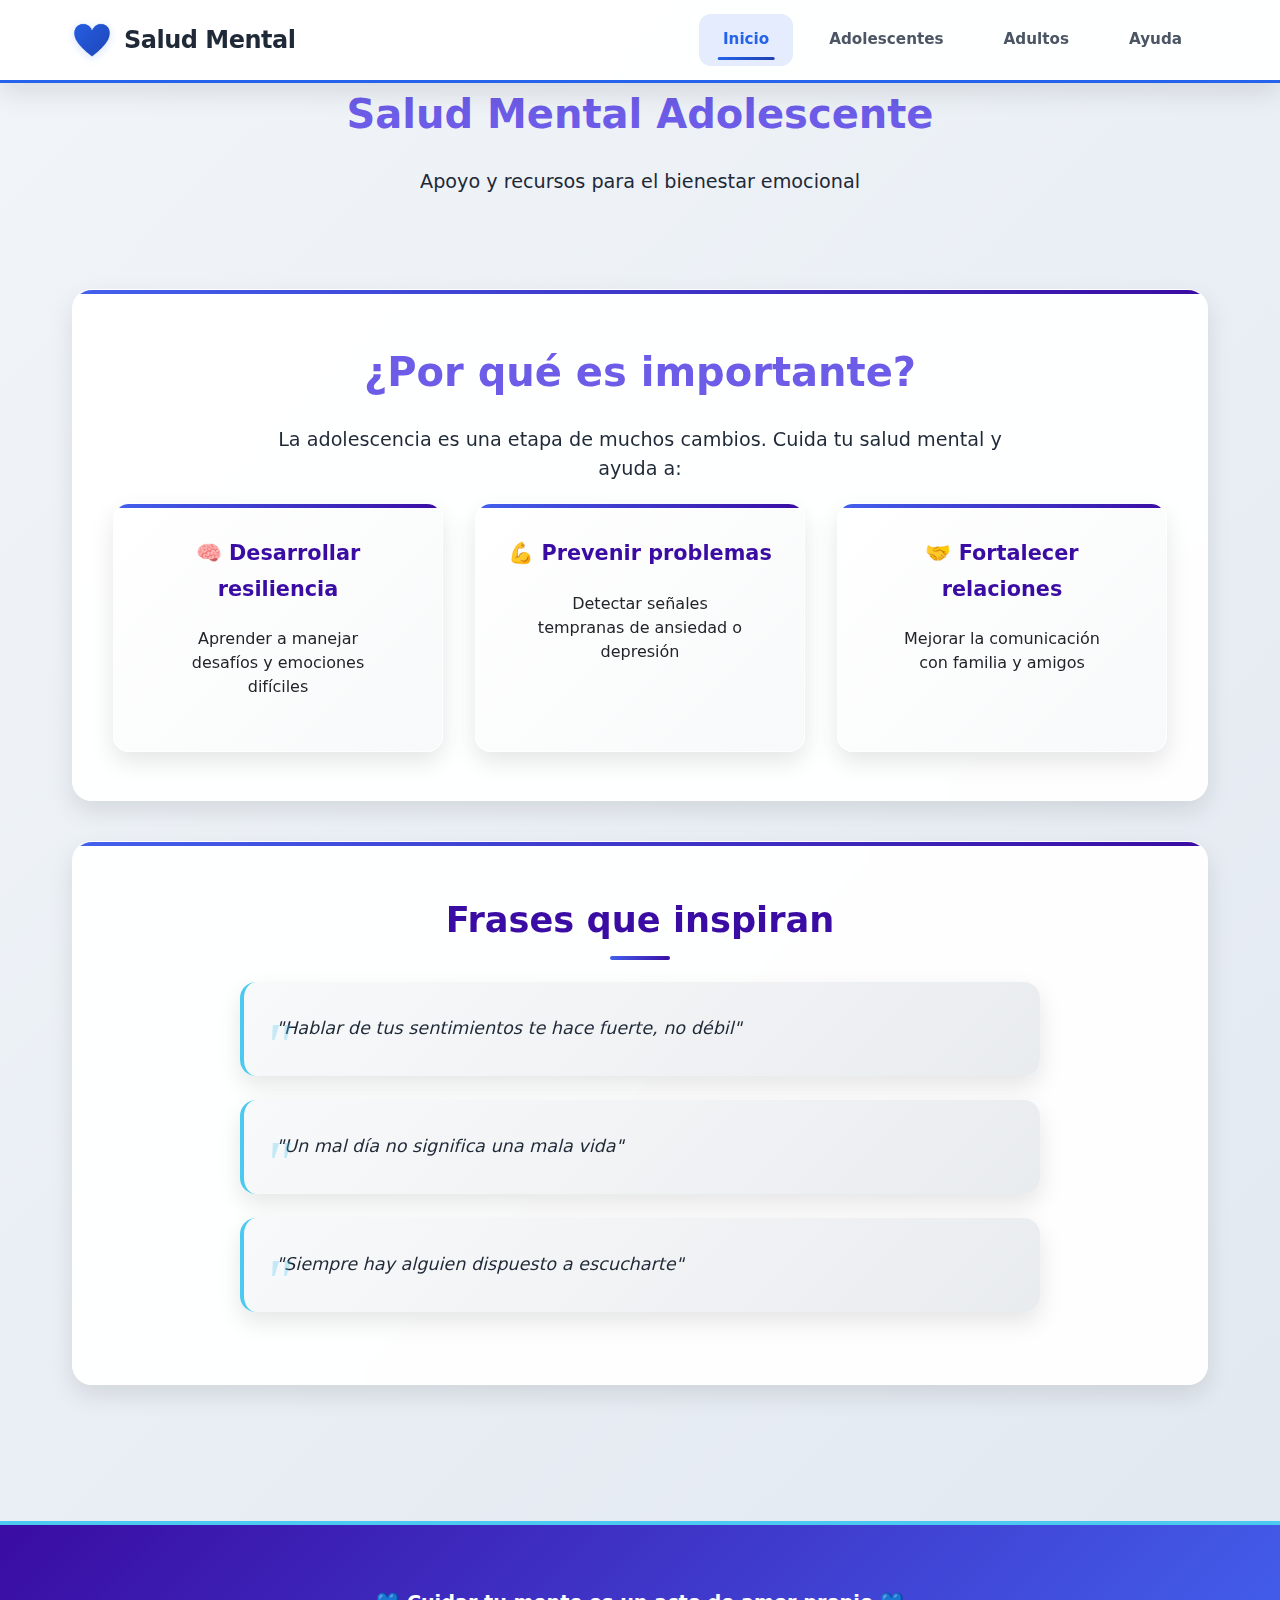
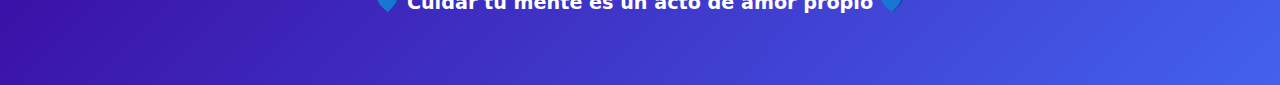
<file: Index.html>
<!DOCTYPE html>
<html lang="es">
<head>
  <meta charset="UTF-8">
  <meta name="viewport" content="width=device-width, initial-scale=1.0">
  <meta name="author" content="Maximiliano Gonzalez Lopez Martinez, Simon Aguilar Sestua">
  <meta name="description" content="Apoyo en salud mental para adolescentes y familias">
  <title>Salud Mental Adolescente</title>
  <link rel="icon" href="assets/Logo.png" type="image/x-icon">
  <link rel="stylesheet" href="Estilos css/main.css">
  <link rel="stylesheet" href="Estilos css/nav.css">
</head>
<body>
  <nav class="navbar">
    <div class="nav-container">
      <a href="index.html" class="nav-logo">
        <span class="logo-icon">💙</span>
        <span class="logo-text">Salud Mental</span>
      </a>
      <ul class="nav-menu" id="navMenu">
        <li class="nav-item"><a href="index.html" class="nav-link active">Inicio</a></li>
        <li class="nav-item"><a href="adolescentes.html" class="nav-link">Adolescentes</a></li>
        <li class="nav-item"><a href="adultos.html" class="nav-link">Adultos</a></li>
        <li class="nav-item"><a href="recursos.html" class="nav-link">Ayuda</a></li>
      </ul>
      <div class="nav-toggle" id="navToggle">
        <span class="bar"></span>
        <span class="bar"></span>
        <span class="bar"></span>
      </div>
    </div>
  </nav>

  <header class="banner">
    <div class="banner-content">
      <h1>Salud Mental Adolescente</h1>
      <p>Apoyo y recursos para el bienestar emocional</p>
    </div>
  </header>

  <main class="main-content">
    <section class="intro">
      <div class="container">
        <h1>¿Por qué es importante?</h1>
        <p>La adolescencia es una etapa de muchos cambios. Cuida tu salud mental y ayuda a:</p>
      </div>
      <div class="cards">
        <div class="card">
          <h3>🧠 Desarrollar resiliencia</h3>
          <p>Aprender a manejar desafíos y emociones difíciles</p>
        </div>
        <div class="card">
          <h3>💪 Prevenir problemas</h3>
          <p>Detectar señales tempranas de ansiedad o depresión</p>
        </div>
        <div class="card">
          <h3>🤝 Fortalecer relaciones</h3>
          <p>Mejorar la comunicación con familia y amigos</p>
        </div>
      </div>
    </section>

    <section class="frases">
      <h2>Frases que inspiran</h2>
      <div class="quotes-container">
        <blockquote>"Hablar de tus sentimientos te hace fuerte, no débil"</blockquote>
        <blockquote>"Un mal día no significa una mala vida"</blockquote>
        <blockquote>"Siempre hay alguien dispuesto a escucharte"</blockquote>
      </div>
    </section>
  </main>

  <footer class="footer">
    <p>💙 Cuidar tu mente es un acto de amor propio 💙</p>
  </footer>

  <script src="javascript/js.js"></script>
</body>
</html>
</file>
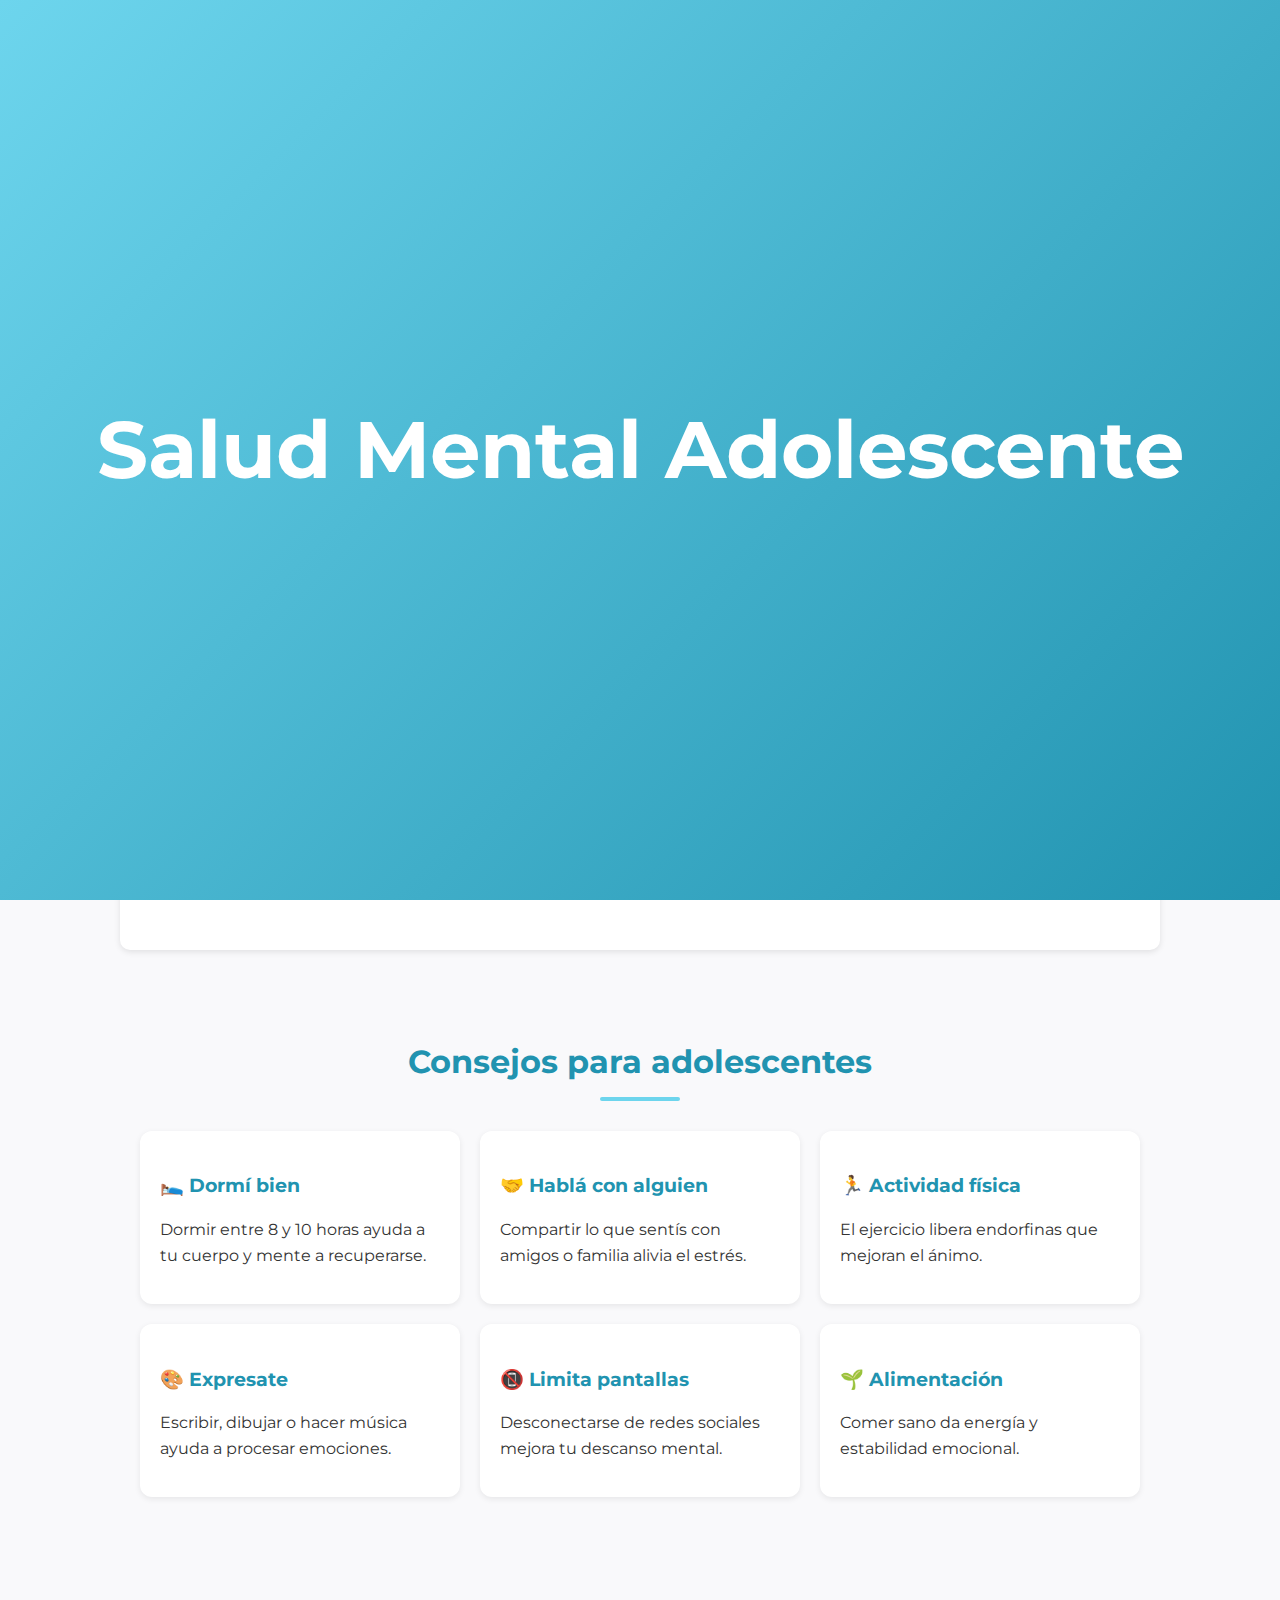
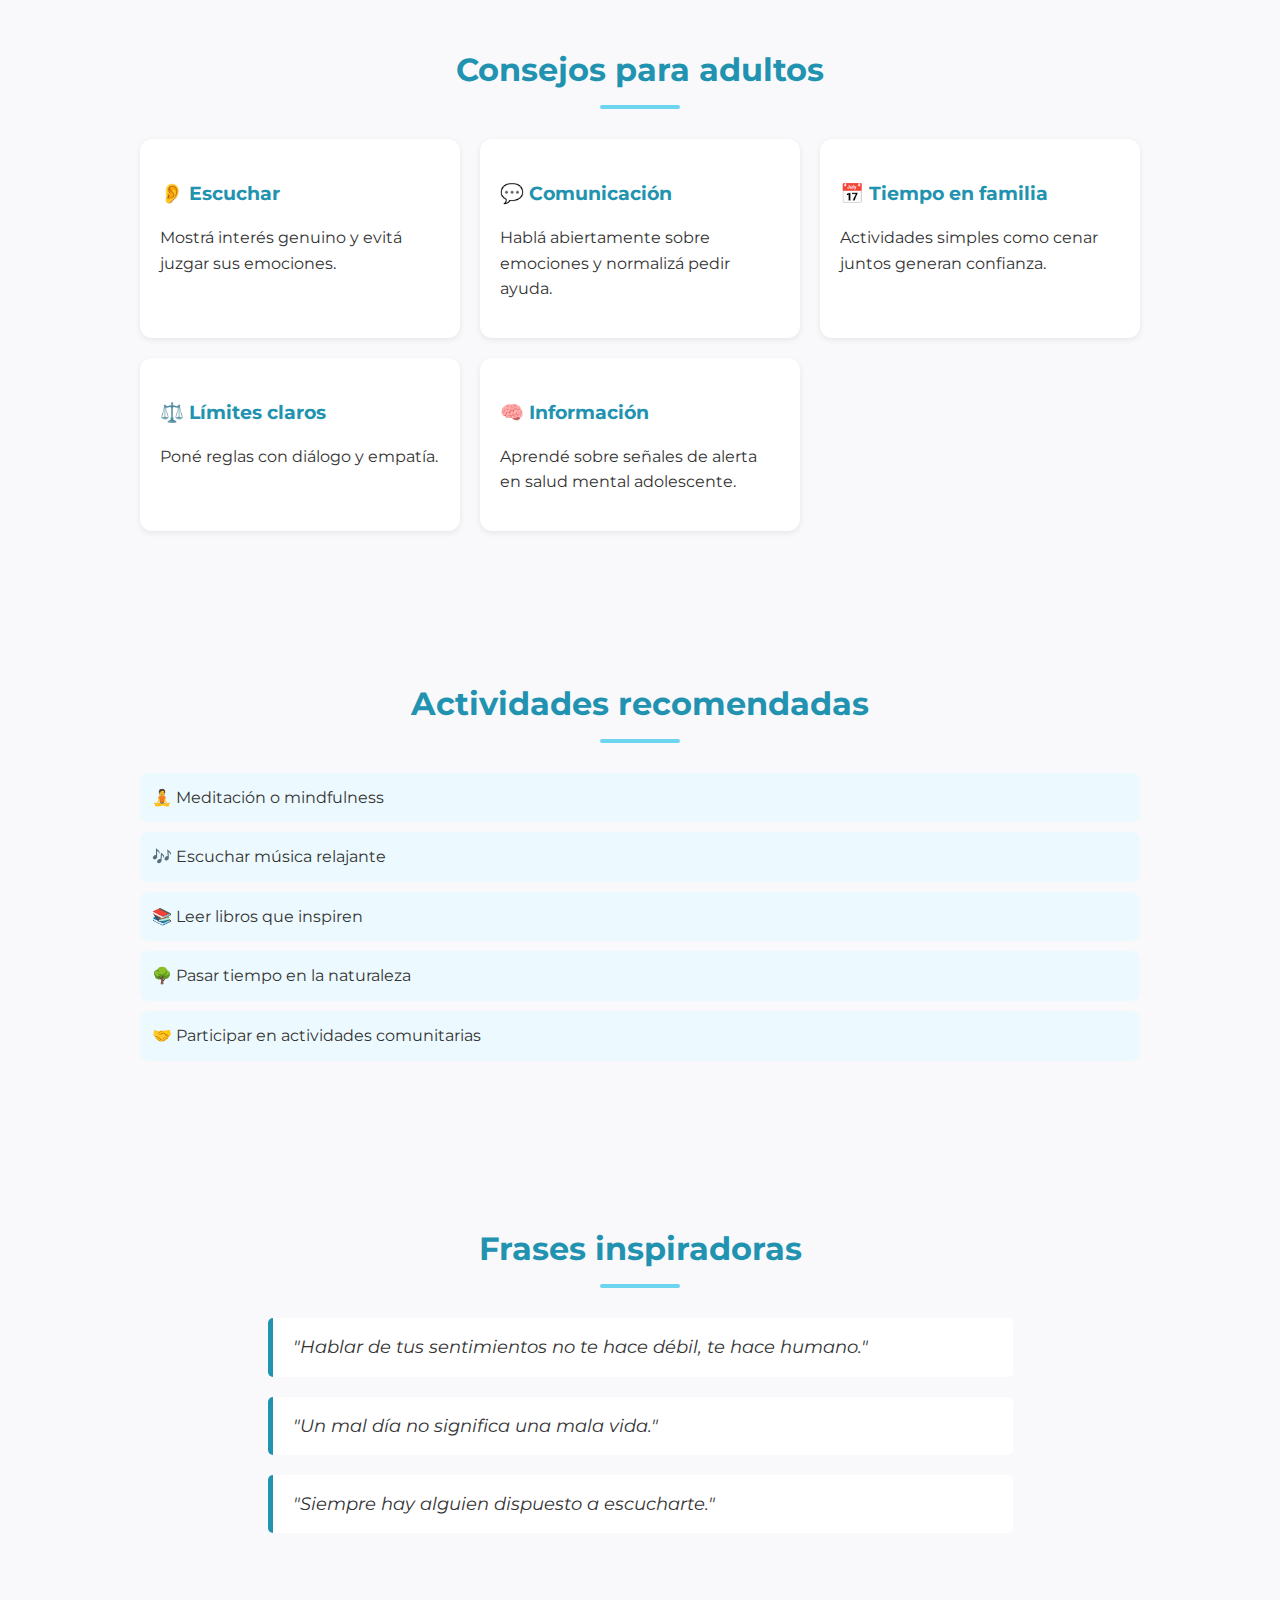
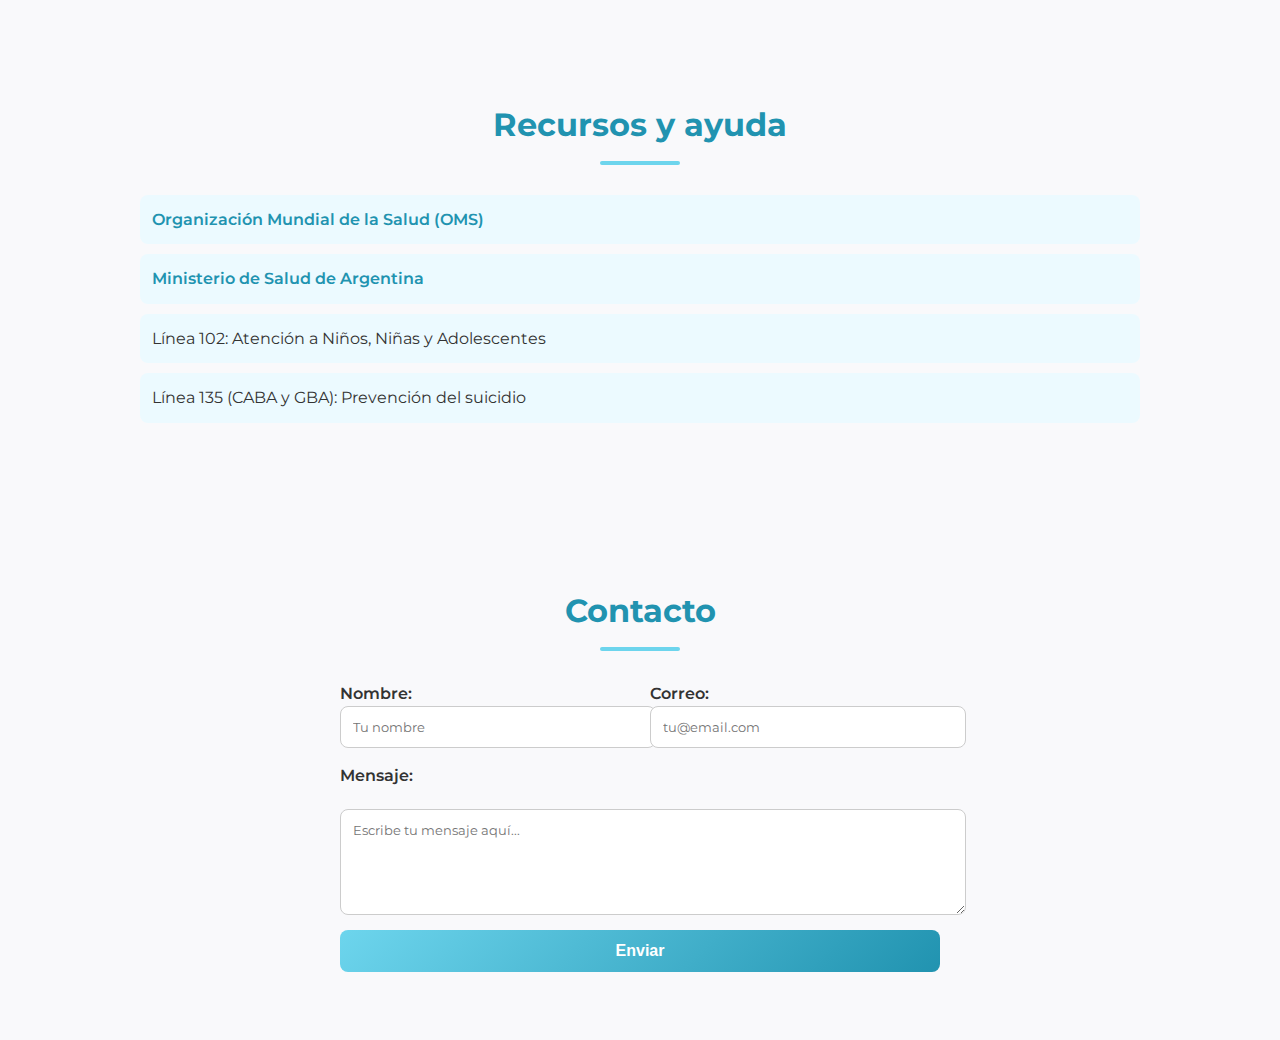
<file: ABP 2/Index.html>
<!DOCTYPE html>
<html lang="es">
<head>
  <meta charset="UTF-8">
  <meta name="viewport" content="width=device-width, initial-scale=1.0">
  <title>Salud Mental Adolescente - Trabajo Escolar</title>
  <link rel="stylesheet" href="css.css">
  <link href="https://fonts.googleapis.com/css2?family=Montserrat:wght@400;600&display=swap" rel="stylesheet">
</head>
<body>
  <div id="splash">
    <h1>Salud Mental Adolescente</h1>
  </div>
  <nav class="navbar">
    <div class="nav-container">
      <a href="#top" class="logo">Salud Mental</a>
      <ul class="nav-links">
        <li><a href="#consejos">Consejos</a></li>
        <li><a href="#adultos">Adultos</a></li>
        <li><a href="#recursos">Recursos</a></li>
        <li><a href="#contacto">Contacto</a></li>
      </ul>
    </div>
  </nav>

  <header class="banner" id="top">
    <div class="overlay">
      <h1>Salud Mental Adolescente</h1>
      <p class="subtitulo">Cuidar la mente es tan importante como cuidar el cuerpo</p>
    </div>
  </header>

  <section class="intro">
    <h2>¿Por qué es importante?</h2>
    <div class="intro-contenido">
      <p>La adolescencia es una etapa de cambios físicos, emocionales y sociales. Atender la salud mental ayuda a prevenir problemas como ansiedad o depresión, y fomenta la resiliencia y el bienestar general.</p>
      <p>Hablar de emociones y pedir ayuda no es una debilidad, es un acto de valentía que fortalece la confianza y las relaciones.</p>
    </div>
  </section>

  <section class="consejos" id="consejos">
    <h2>Consejos para adolescentes</h2>
    <div class="cards">
      <div class="card"><h3>🛌 Dormí bien</h3><p>Dormir entre 8 y 10 horas ayuda a tu cuerpo y mente a recuperarse.</p></div>
      <div class="card"><h3>🤝 Hablá con alguien</h3><p>Compartir lo que sentís con amigos o familia alivia el estrés.</p></div>
      <div class="card"><h3>🏃 Actividad física</h3><p>El ejercicio libera endorfinas que mejoran el ánimo.</p></div>
      <div class="card"><h3>🎨 Expresate</h3><p>Escribir, dibujar o hacer música ayuda a procesar emociones.</p></div>
      <div class="card"><h3>📵 Limita pantallas</h3><p>Desconectarse de redes sociales mejora tu descanso mental.</p></div>
      <div class="card"><h3>🌱 Alimentación</h3><p>Comer sano da energía y estabilidad emocional.</p></div>
    </div>
  </section>

  <section class="adultos" id="adultos">
    <h2>Consejos para adultos</h2>
    <div class="cards">
      <div class="card"><h3>👂 Escuchar</h3><p>Mostrá interés genuino y evitá juzgar sus emociones.</p></div>
      <div class="card"><h3>💬 Comunicación</h3><p>Hablá abiertamente sobre emociones y normalizá pedir ayuda.</p></div>
      <div class="card"><h3>📅 Tiempo en familia</h3><p>Actividades simples como cenar juntos generan confianza.</p></div>
      <div class="card"><h3>⚖️ Límites claros</h3><p>Poné reglas con diálogo y empatía.</p></div>
      <div class="card"><h3>🧠 Información</h3><p>Aprendé sobre señales de alerta en salud mental adolescente.</p></div>
    </div>
  </section>

  <section class="actividades">
    <h2>Actividades recomendadas</h2>
    <ul>
      <li>🧘 Meditación o mindfulness</li>
      <li>🎶 Escuchar música relajante</li>
      <li>📚 Leer libros que inspiren</li>
      <li>🌳 Pasar tiempo en la naturaleza</li>
      <li>🤝 Participar en actividades comunitarias</li>
    </ul>
  </section>

  <section class="frases">
    <h2>Frases inspiradoras</h2>
    <blockquote>"Hablar de tus sentimientos no te hace débil, te hace humano."</blockquote>
    <blockquote>"Un mal día no significa una mala vida."</blockquote>
    <blockquote>"Siempre hay alguien dispuesto a escucharte."</blockquote>
  </section>

  <section class="recursos" id="recursos">
    <h2>Recursos y ayuda</h2>
    <ul>
      <li><a href="https://www.who.int/es" target="_blank">Organización Mundial de la Salud (OMS)</a></li>
      <li><a href="https://www.argentina.gob.ar/salud/mental" target="_blank">Ministerio de Salud de Argentina</a></li>
      <li>Línea 102: Atención a Niños, Niñas y Adolescentes</li>
      <li>Línea 135 (CABA y GBA): Prevención del suicidio</li>
    </ul>
  </section>

  <section class="contacto" id="contacto">
    <h2>Contacto</h2>
    <form method="post" action="#">
      <div class="form-grid">
        <div>
          <label for="nombre">Nombre:</label>
          <input type="text" id="nombre" name="nombre" placeholder="Tu nombre" required>
        </div>
        <div>
          <label for="correo">Correo:</label>
          <input type="email" id="correo" name="correo" placeholder="tu@email.com" required>
        </div>
      </div>
      <label for="mensaje">Mensaje:</label>
      <textarea id="mensaje" name="mensaje" rows="5" placeholder="Escribe tu mensaje aquí..." required></textarea>
      <button type="submit">Enviar</button>
    </form>
  </section>

</body>
</html>
</file>
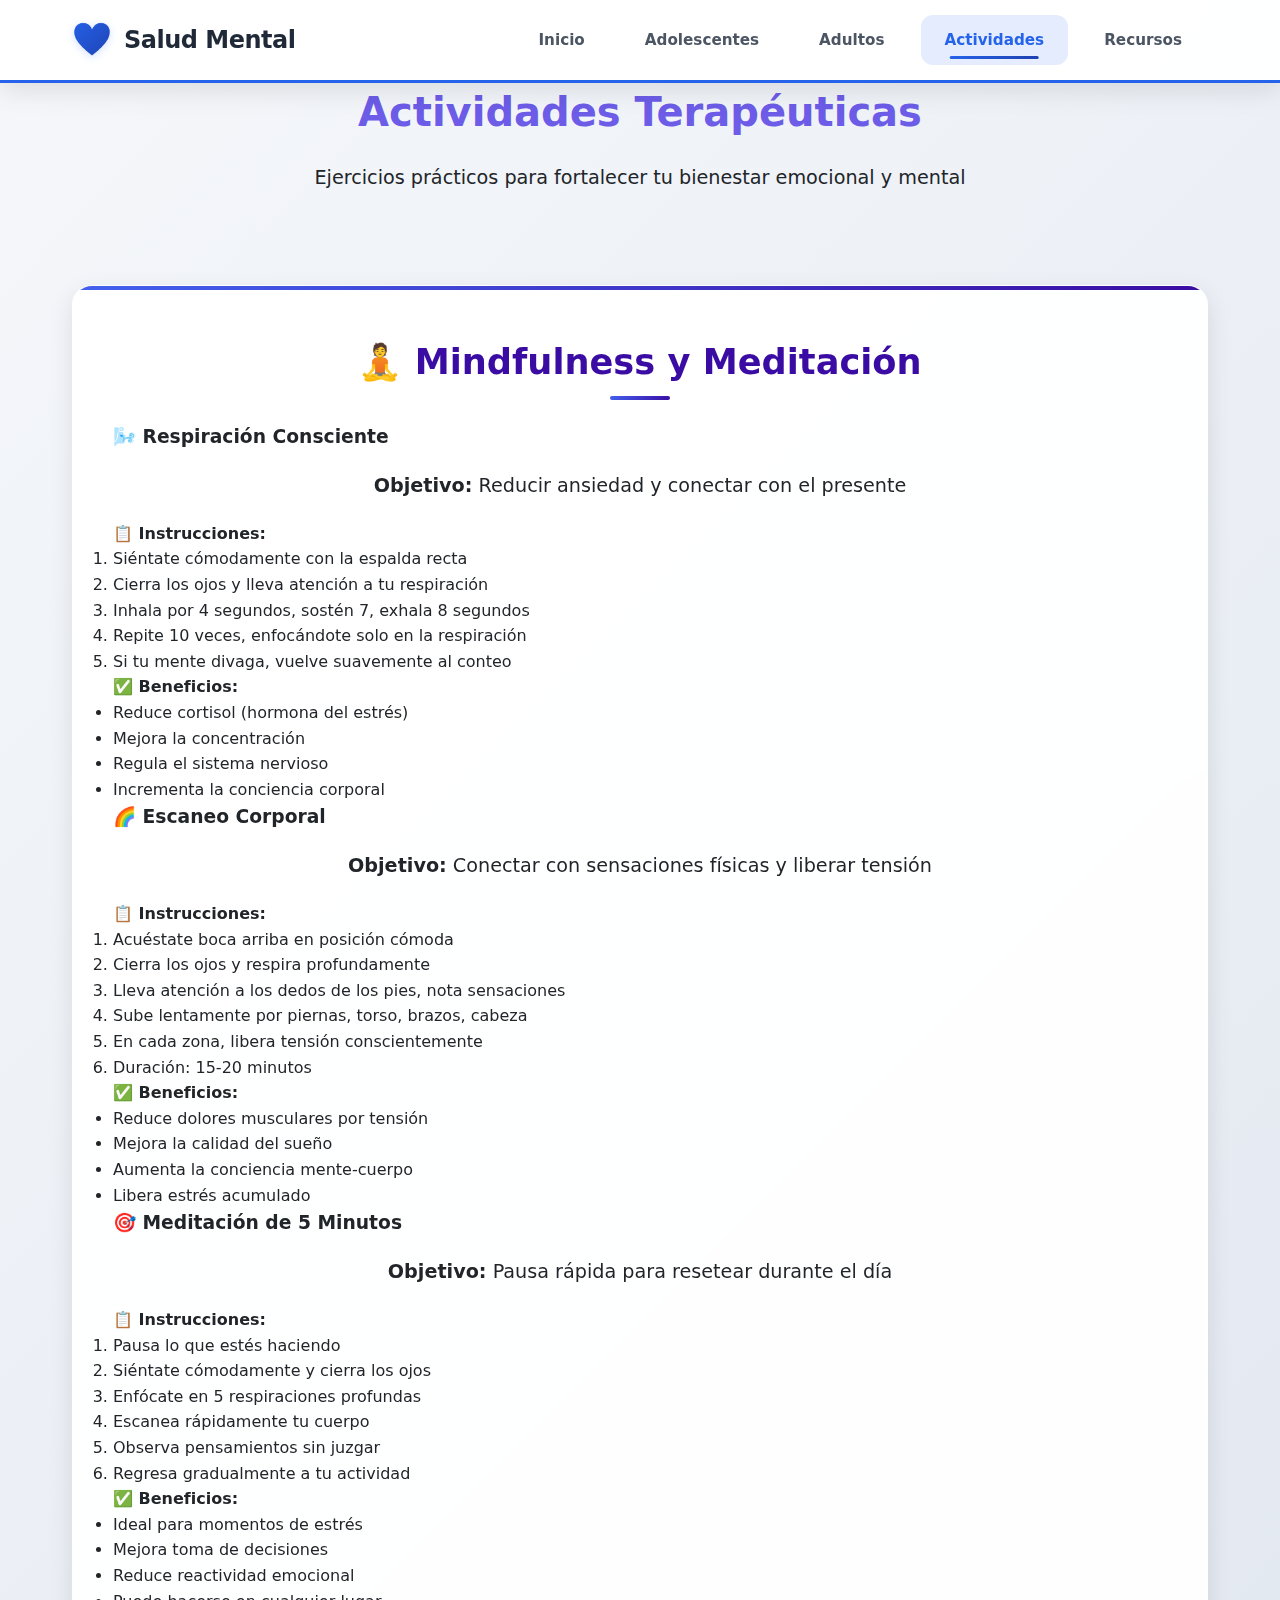
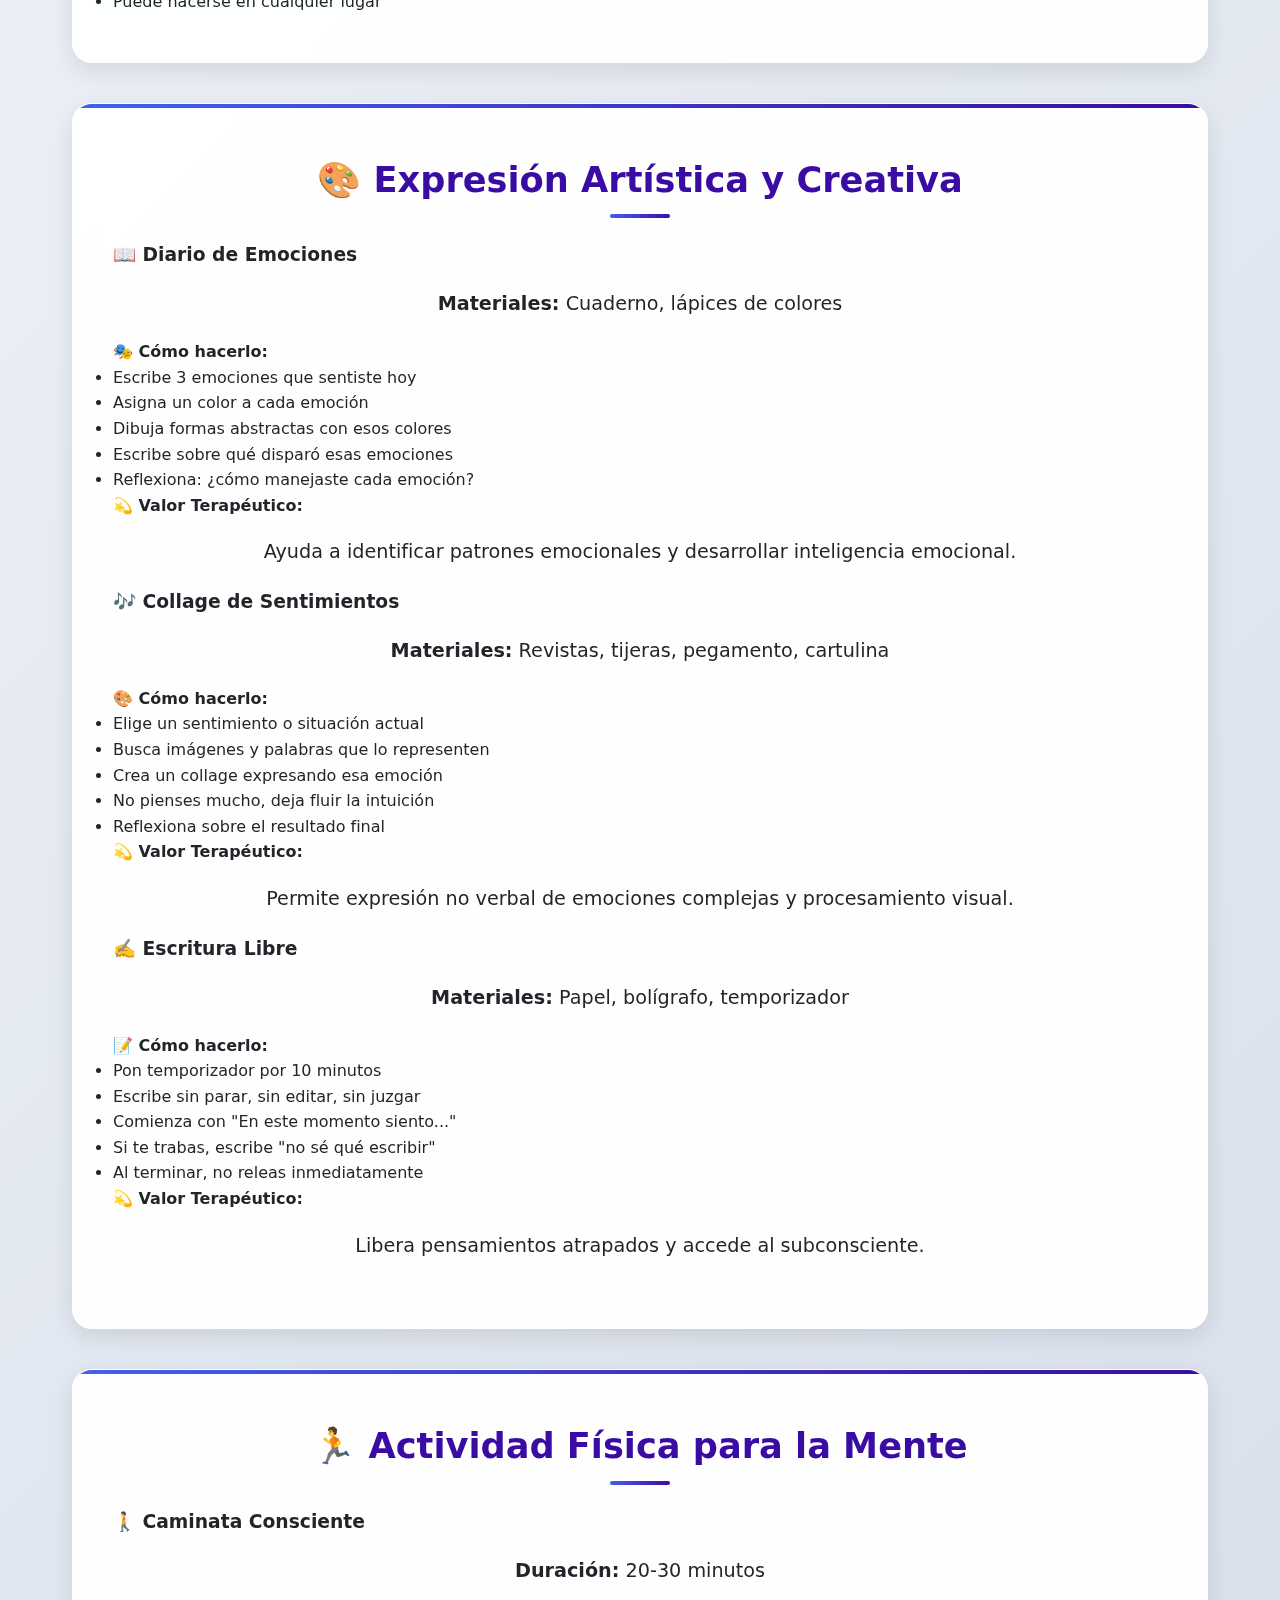
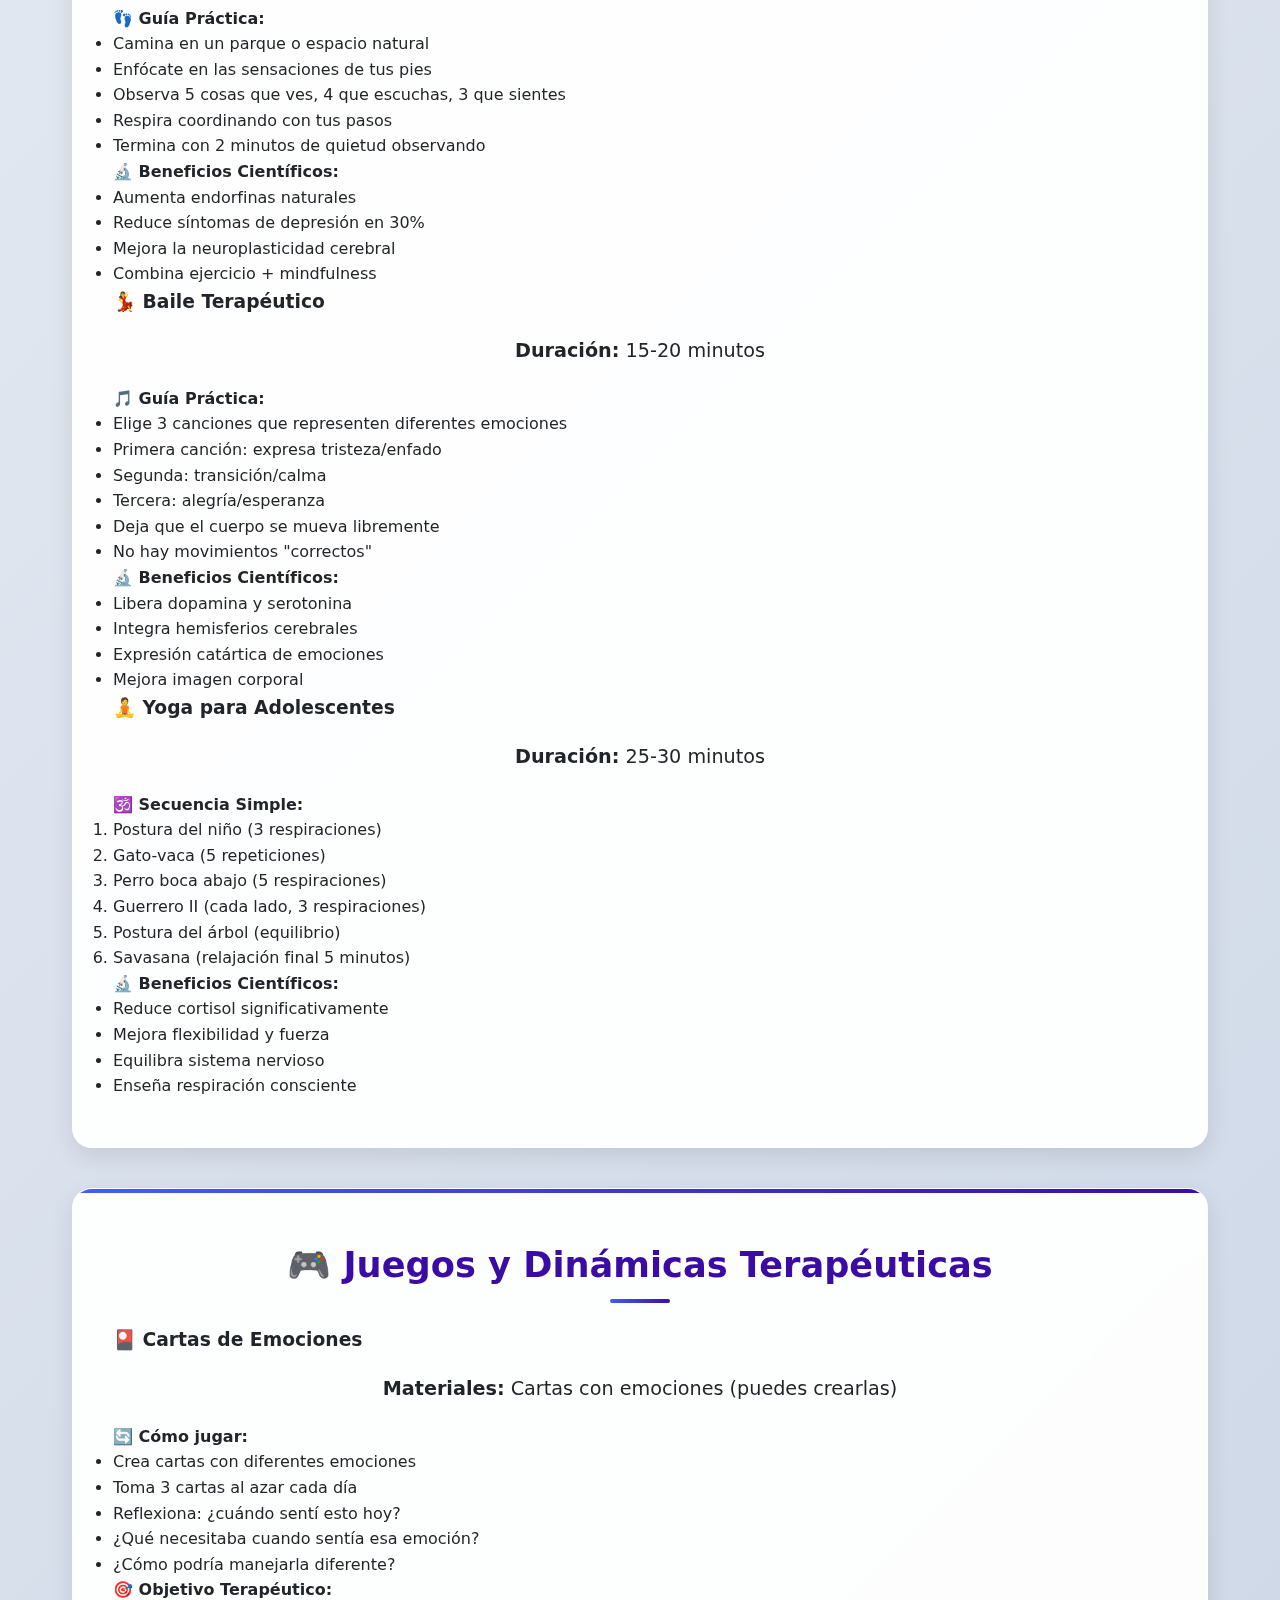
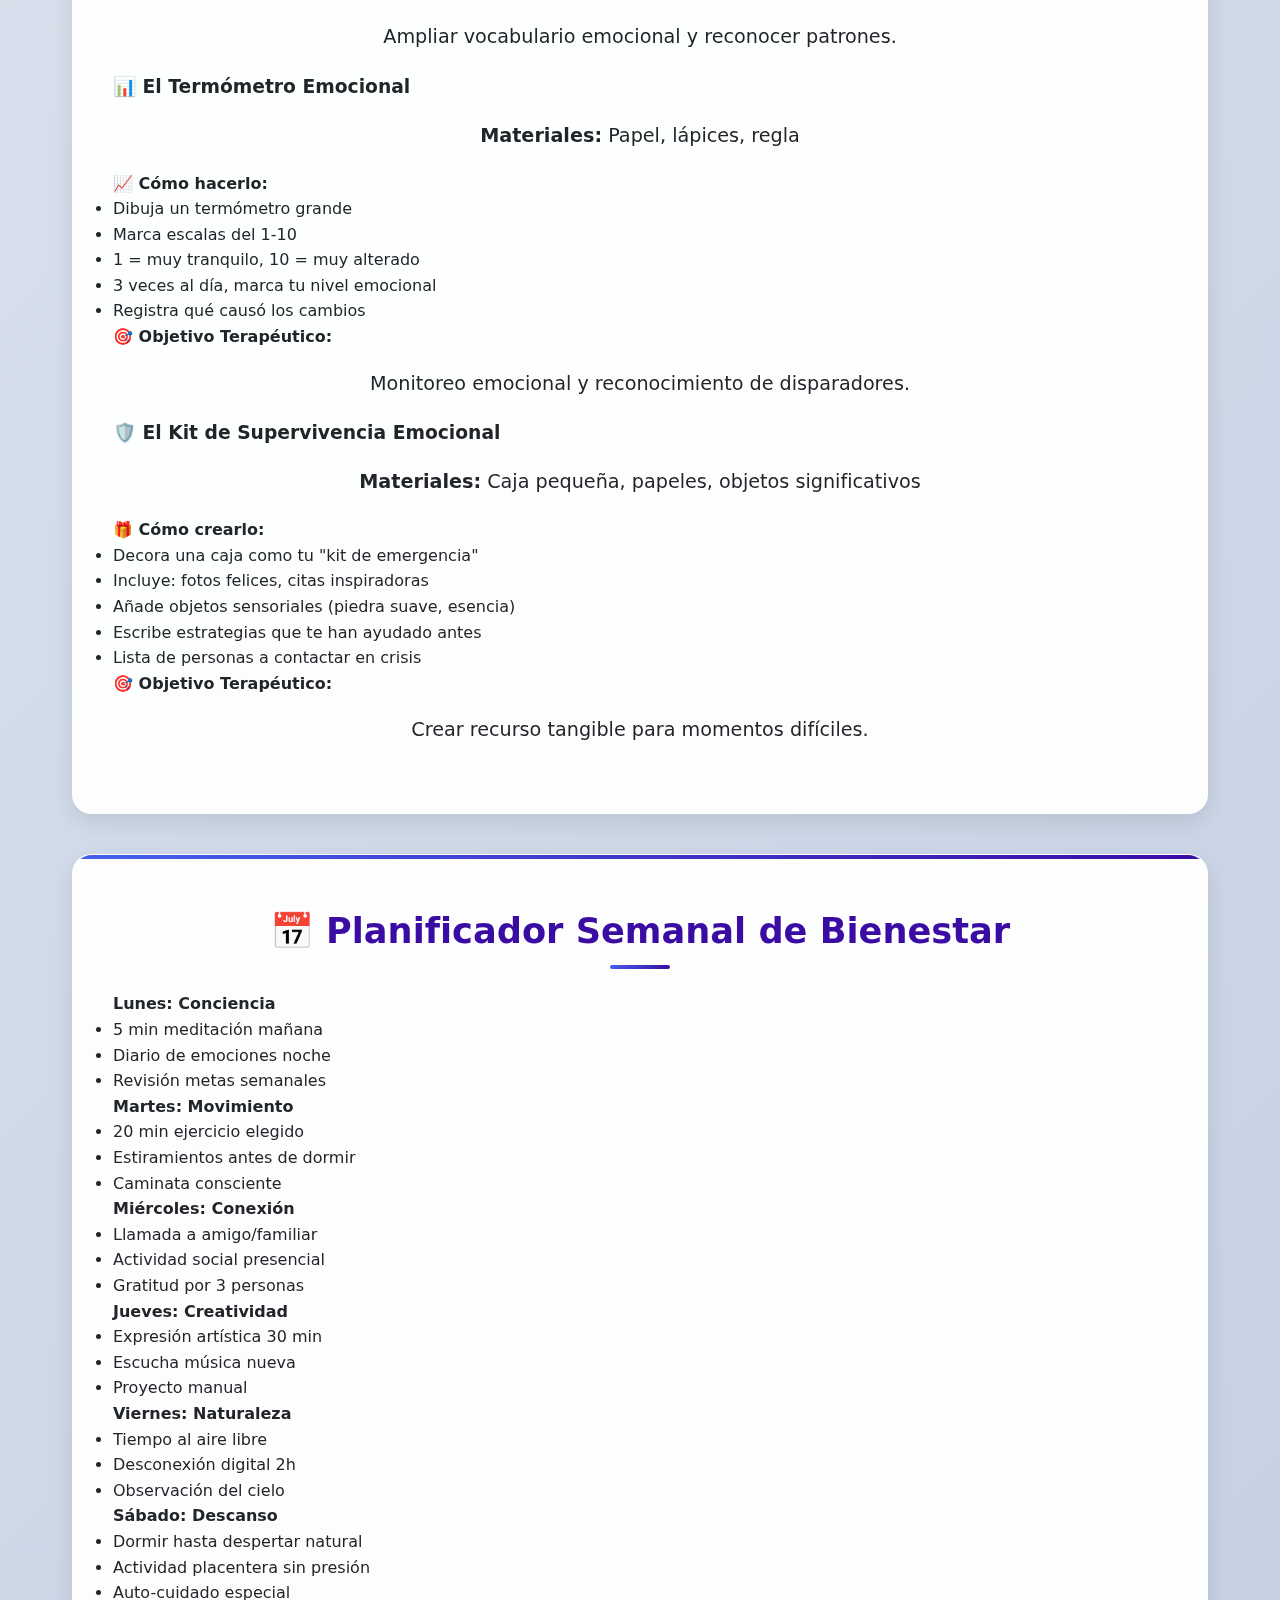
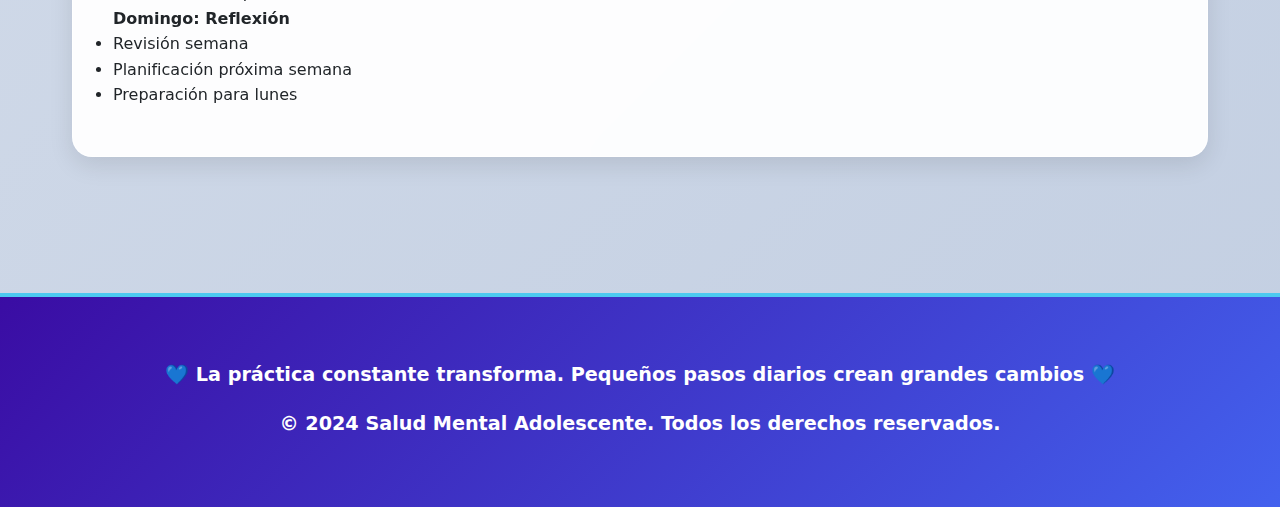
<file: actividades.html>
<!DOCTYPE html>
<html lang="es">
<head>
  <meta charset="UTF-8">
  <meta name="viewport" content="width=device-width, initial-scale=1.0">
  <meta name="author" content="Maximiliano Gonzalez Lopez Martinez, Simon Aguilar Sestua">
  <meta name="description" content="Actividades terapéuticas y ejercicios para mejorar la salud mental adolescente">
  <title>Actividades Terapéuticas - Ejercicios para el Bienestar Mental</title>
  <link rel="icon" href="assets/Logo.png" type="image/x-icon">
  <link rel="stylesheet" href="Estilos css/nav.css">
  <link rel="stylesheet" href="Estilos css/main.css">
  <link href="https://fonts.googleapis.com/css2?family=Inter:wght@400;500;600;700;800&display=swap" rel="stylesheet">
</head>
<body>
  <nav class="navbar">
    <div class="nav-container">
      <a href="index.html" class="nav-logo">
        <span class="logo-icon">💙</span>
        <span class="logo-text">Salud Mental</span>
      </a>
      <ul class="nav-menu" id="navMenu">
        <li class="nav-item"><a href="index.html" class="nav-link">Inicio</a></li>
        <li class="nav-item"><a href="adolescentes.html" class="nav-link">Adolescentes</a></li>
        <li class="nav-item"><a href="adultos.html" class="nav-link">Adultos</a></li>
        <li class="nav-item"><a href="actividades.html" class="nav-link active">Actividades</a></li>
        <li class="nav-item"><a href="recursos.html" class="nav-link">Recursos</a></li>
      </ul>
      <div class="nav-toggle" id="navToggle">
        <span class="bar"></span>
        <span class="bar"></span>
        <span class="bar"></span>
      </div>
    </div>
  </nav>

  <header class="page-header">
    <div class="header-content">
      <h1>Actividades Terapéuticas</h1>
      <p>Ejercicios prácticos para fortalecer tu bienestar emocional y mental</p>
    </div>
  </header>

  <main class="main-content">
    <!-- Sección de Mindfulness -->
    <section class="mindfulness fade-in">
      <h2>🧘 Mindfulness y Meditación</h2>
      <div class="activities-grid">
        <div class="activity-card">
          <h3>🌬️ Respiración Consciente</h3>
          <p><strong>Objetivo:</strong> Reducir ansiedad y conectar con el presente</p>
          <div class="activity-instructions">
            <h4>📋 Instrucciones:</h4>
            <ol>
              <li>Siéntate cómodamente con la espalda recta</li>
              <li>Cierra los ojos y lleva atención a tu respiración</li>
              <li>Inhala por 4 segundos, sostén 7, exhala 8 segundos</li>
              <li>Repite 10 veces, enfocándote solo en la respiración</li>
              <li>Si tu mente divaga, vuelve suavemente al conteo</li>
            </ol>
          </div>
          <div class="activity-benefits">
            <h4>✅ Beneficios:</h4>
            <ul>
              <li>Reduce cortisol (hormona del estrés)</li>
              <li>Mejora la concentración</li>
              <li>Regula el sistema nervioso</li>
              <li>Incrementa la conciencia corporal</li>
            </ul>
          </div>
        </div>

        <div class="activity-card">
          <h3>🌈 Escaneo Corporal</h3>
          <p><strong>Objetivo:</strong> Conectar con sensaciones físicas y liberar tensión</p>
          <div class="activity-instructions">
            <h4>📋 Instrucciones:</h4>
            <ol>
              <li>Acuéstate boca arriba en posición cómoda</li>
              <li>Cierra los ojos y respira profundamente</li>
              <li>Lleva atención a los dedos de los pies, nota sensaciones</li>
              <li>Sube lentamente por piernas, torso, brazos, cabeza</li>
              <li>En cada zona, libera tensión conscientemente</li>
              <li>Duración: 15-20 minutos</li>
            </ol>
          </div>
          <div class="activity-benefits">
            <h4>✅ Beneficios:</h4>
            <ul>
              <li>Reduce dolores musculares por tensión</li>
              <li>Mejora la calidad del sueño</li>
              <li>Aumenta la conciencia mente-cuerpo</li>
              <li>Libera estrés acumulado</li>
            </ul>
          </div>
        </div>

        <div class="activity-card">
          <h3>🎯 Meditación de 5 Minutos</h3>
          <p><strong>Objetivo:</strong> Pausa rápida para resetear durante el día</p>
          <div class="activity-instructions">
            <h4>📋 Instrucciones:</h4>
            <ol>
              <li>Pausa lo que estés haciendo</li>
              <li>Siéntate cómodamente y cierra los ojos</li>
              <li>Enfócate en 5 respiraciones profundas</li>
              <li>Escanea rápidamente tu cuerpo</li>
              <li>Observa pensamientos sin juzgar</li>
              <li>Regresa gradualmente a tu actividad</li>
            </ol>
          </div>
          <div class="activity-benefits">
            <h4>✅ Beneficios:</h4>
            <ul>
              <li>Ideal para momentos de estrés</li>
              <li>Mejora toma de decisiones</li>
              <li>Reduce reactividad emocional</li>
              <li>Puede hacerse en cualquier lugar</li>
            </ul>
          </div>
        </div>
      </div>
    </section>

    <!-- Sección de Expresión Creativa -->
    <section class="expresion-creativa fade-in">
      <h2>🎨 Expresión Artística y Creativa</h2>
      <div class="creative-activities">
        <div class="creative-card">
          <h3>📖 Diario de Emociones</h3>
          <p><strong>Materiales:</strong> Cuaderno, lápices de colores</p>
          <div class="activity-steps">
            <h4>🎭 Cómo hacerlo:</h4>
            <ul>
              <li>Escribe 3 emociones que sentiste hoy</li>
              <li>Asigna un color a cada emoción</li>
              <li>Dibuja formas abstractas con esos colores</li>
              <li>Escribe sobre qué disparó esas emociones</li>
              <li>Reflexiona: ¿cómo manejaste cada emoción?</li>
            </ul>
          </div>
          <div class="therapeutic-value">
            <h4>💫 Valor Terapéutico:</h4>
            <p>Ayuda a identificar patrones emocionales y desarrollar inteligencia emocional.</p>
          </div>
        </div>

        <div class="creative-card">
          <h3>🎶 Collage de Sentimientos</h3>
          <p><strong>Materiales:</strong> Revistas, tijeras, pegamento, cartulina</p>
          <div class="activity-steps">
            <h4>🎨 Cómo hacerlo:</h4>
            <ul>
              <li>Elige un sentimiento o situación actual</li>
              <li>Busca imágenes y palabras que lo representen</li>
              <li>Crea un collage expresando esa emoción</li>
              <li>No pienses mucho, deja fluir la intuición</li>
              <li>Reflexiona sobre el resultado final</li>
            </ul>
          </div>
          <div class="therapeutic-value">
            <h4>💫 Valor Terapéutico:</h4>
            <p>Permite expresión no verbal de emociones complejas y procesamiento visual.</p>
          </div>
        </div>

        <div class="creative-card">
          <h3>✍️ Escritura Libre</h3>
          <p><strong>Materiales:</strong> Papel, bolígrafo, temporizador</p>
          <div class="activity-steps">
            <h4>📝 Cómo hacerlo:</h4>
            <ul>
              <li>Pon temporizador por 10 minutos</li>
              <li>Escribe sin parar, sin editar, sin juzgar</li>
              <li>Comienza con "En este momento siento..."</li>
              <li>Si te trabas, escribe "no sé qué escribir"</li>
              <li>Al terminar, no releas inmediatamente</li>
            </ul>
          </div>
          <div class="therapeutic-value">
            <h4>💫 Valor Terapéutico:</h4>
            <p>Libera pensamientos atrapados y accede al subconsciente.</p>
          </div>
        </div>
      </div>
    </section>

    <!-- Sección de Actividad Física -->
    <section class="actividad-fisica fade-in">
      <h2>🏃 Actividad Física para la Mente</h2>
      <div class="physical-activities">
        <div class="physical-card">
          <h3>🚶 Caminata Consciente</h3>
          <p><strong>Duración:</strong> 20-30 minutos</p>
          <div class="activity-guide">
            <h4>👣 Guía Práctica:</h4>
            <ul>
              <li>Camina en un parque o espacio natural</li>
              <li>Enfócate en las sensaciones de tus pies</li>
              <li>Observa 5 cosas que ves, 4 que escuchas, 3 que sientes</li>
              <li>Respira coordinando con tus pasos</li>
              <li>Termina con 2 minutos de quietud observando</li>
            </ul>
          </div>
          <div class="science-benefits">
            <h4>🔬 Beneficios Científicos:</h4>
            <ul>
              <li>Aumenta endorfinas naturales</li>
              <li>Reduce síntomas de depresión en 30%</li>
              <li>Mejora la neuroplasticidad cerebral</li>
              <li>Combina ejercicio + mindfulness</li>
            </ul>
          </div>
        </div>

        <div class="physical-card">
          <h3>💃 Baile Terapéutico</h3>
          <p><strong>Duración:</strong> 15-20 minutos</p>
          <div class="activity-guide">
            <h4>🎵 Guía Práctica:</h4>
            <ul>
              <li>Elige 3 canciones que representen diferentes emociones</li>
              <li>Primera canción: expresa tristeza/enfado</li>
              <li>Segunda: transición/calma</li>
              <li>Tercera: alegría/esperanza</li>
              <li>Deja que el cuerpo se mueva libremente</li>
              <li>No hay movimientos "correctos"</li>
            </ul>
          </div>
          <div class="science-benefits">
            <h4>🔬 Beneficios Científicos:</h4>
            <ul>
              <li>Libera dopamina y serotonina</li>
              <li>Integra hemisferios cerebrales</li>
              <li>Expresión catártica de emociones</li>
              <li>Mejora imagen corporal</li>
            </ul>
          </div>
        </div>

        <div class="physical-card">
          <h3>🧘 Yoga para Adolescentes</h3>
          <p><strong>Duración:</strong> 25-30 minutos</p>
          <div class="activity-guide">
            <h4>🕉️ Secuencia Simple:</h4>
            <ol>
              <li>Postura del niño (3 respiraciones)</li>
              <li>Gato-vaca (5 repeticiones)</li>
              <li>Perro boca abajo (5 respiraciones)</li>
              <li>Guerrero II (cada lado, 3 respiraciones)</li>
              <li>Postura del árbol (equilibrio)</li>
              <li>Savasana (relajación final 5 minutos)</li>
            </ol>
          </div>
          <div class="science-benefits">
            <h4>🔬 Beneficios Científicos:</h4>
            <ul>
              <li>Reduce cortisol significativamente</li>
              <li>Mejora flexibilidad y fuerza</li>
              <li>Equilibra sistema nervioso</li>
              <li>Enseña respiración consciente</li>
            </ul>
          </div>
        </div>
      </div>
    </section>

    <!-- Sección de Juegos Terapéuticos -->
    <section class="juegos-terapeuticos fade-in">
      <h2>🎮 Juegos y Dinámicas Terapéuticas</h2>
      <div class="games-grid">
        <div class="game-card">
          <h3>🎴 Cartas de Emociones</h3>
          <p><strong>Materiales:</strong> Cartas con emociones (puedes crearlas)</p>
          <div class="game-instructions">
            <h4>🔄 Cómo jugar:</h4>
            <ul>
              <li>Crea cartas con diferentes emociones</li>
              <li>Toma 3 cartas al azar cada día</li>
              <li>Reflexiona: ¿cuándo sentí esto hoy?</li>
              <li>¿Qué necesitaba cuando sentía esa emoción?</li>
              <li>¿Cómo podría manejarla diferente?</li>
            </ul>
          </div>
          <div class="game-benefits">
            <h4>🎯 Objetivo Terapéutico:</h4>
            <p>Ampliar vocabulario emocional y reconocer patrones.</p>
          </div>
        </div>

        <div class="game-card">
          <h3>📊 El Termómetro Emocional</h3>
          <p><strong>Materiales:</strong> Papel, lápices, regla</p>
          <div class="game-instructions">
            <h4>📈 Cómo hacerlo:</h4>
            <ul>
              <li>Dibuja un termómetro grande</li>
              <li>Marca escalas del 1-10</li>
              <li>1 = muy tranquilo, 10 = muy alterado</li>
              <li>3 veces al día, marca tu nivel emocional</li>
              <li>Registra qué causó los cambios</li>
            </ul>
          </div>
          <div class="game-benefits">
            <h4>🎯 Objetivo Terapéutico:</h4>
            <p>Monitoreo emocional y reconocimiento de disparadores.</p>
          </div>
        </div>

        <div class="game-card">
          <h3>🛡️ El Kit de Supervivencia Emocional</h3>
          <p><strong>Materiales:</strong> Caja pequeña, papeles, objetos significativos</p>
          <div class="game-instructions">
            <h4>🎁 Cómo crearlo:</h4>
            <ul>
              <li>Decora una caja como tu "kit de emergencia"</li>
              <li>Incluye: fotos felices, citas inspiradoras</li>
              <li>Añade objetos sensoriales (piedra suave, esencia)</li>
              <li>Escribe estrategias que te han ayudado antes</li>
              <li>Lista de personas a contactar en crisis</li>
            </ul>
          </div>
          <div class="game-benefits">
            <h4>🎯 Objetivo Terapéutico:</h4>
            <p>Crear recurso tangible para momentos difíciles.</p>
          </div>
        </div>
      </div>
    </section>

    <!-- Sección de Rutina Semanal -->
    <section class="rutina-semanal fade-in">
      <h2>📅 Planificador Semanal de Bienestar</h2>
      <div class="rutina-grid">
        <div class="dia-rutina">
          <h4>Lunes: Conciencia</h4>
          <ul>
            <li>5 min meditación mañana</li>
            <li>Diario de emociones noche</li>
            <li>Revisión metas semanales</li>
          </ul>
        </div>
        <div class="dia-rutina">
          <h4>Martes: Movimiento</h4>
          <ul>
            <li>20 min ejercicio elegido</li>
            <li>Estiramientos antes de dormir</li>
            <li>Caminata consciente</li>
          </ul>
        </div>
        <div class="dia-rutina">
          <h4>Miércoles: Conexión</h4>
          <ul>
            <li>Llamada a amigo/familiar</li>
            <li>Actividad social presencial</li>
            <li>Gratitud por 3 personas</li>
          </ul>
        </div>
        <div class="dia-rutina">
          <h4>Jueves: Creatividad</h4>
          <ul>
            <li>Expresión artística 30 min</li>
            <li>Escucha música nueva</li>
            <li>Proyecto manual</li>
          </ul>
        </div>
        <div class="dia-rutina">
          <h4>Viernes: Naturaleza</h4>
          <ul>
            <li>Tiempo al aire libre</li>
            <li>Desconexión digital 2h</li>
            <li>Observación del cielo</li>
          </ul>
        </div>
        <div class="dia-rutina">
          <h4>Sábado: Descanso</h4>
          <ul>
            <li>Dormir hasta despertar natural</li>
            <li>Actividad placentera sin presión</li>
            <li>Auto-cuidado especial</li>
          </ul>
        </div>
        <div class="dia-rutina">
          <h4>Domingo: Reflexión</h4>
          <ul>
            <li>Revisión semana</li>
            <li>Planificación próxima semana</li>
            <li>Preparación para lunes</li>
          </ul>
        </div>
      </div>
    </section>
  </main>

  <footer class="footer">
    <p>💙 La práctica constante transforma. Pequeños pasos diarios crean grandes cambios 💙</p>
    <p class="footer-copyright">&copy; 2024 Salud Mental Adolescente. Todos los derechos reservados.</p>
  </footer>

  <script src="javascript/js.js"></script>
</body>
</html>
</file>
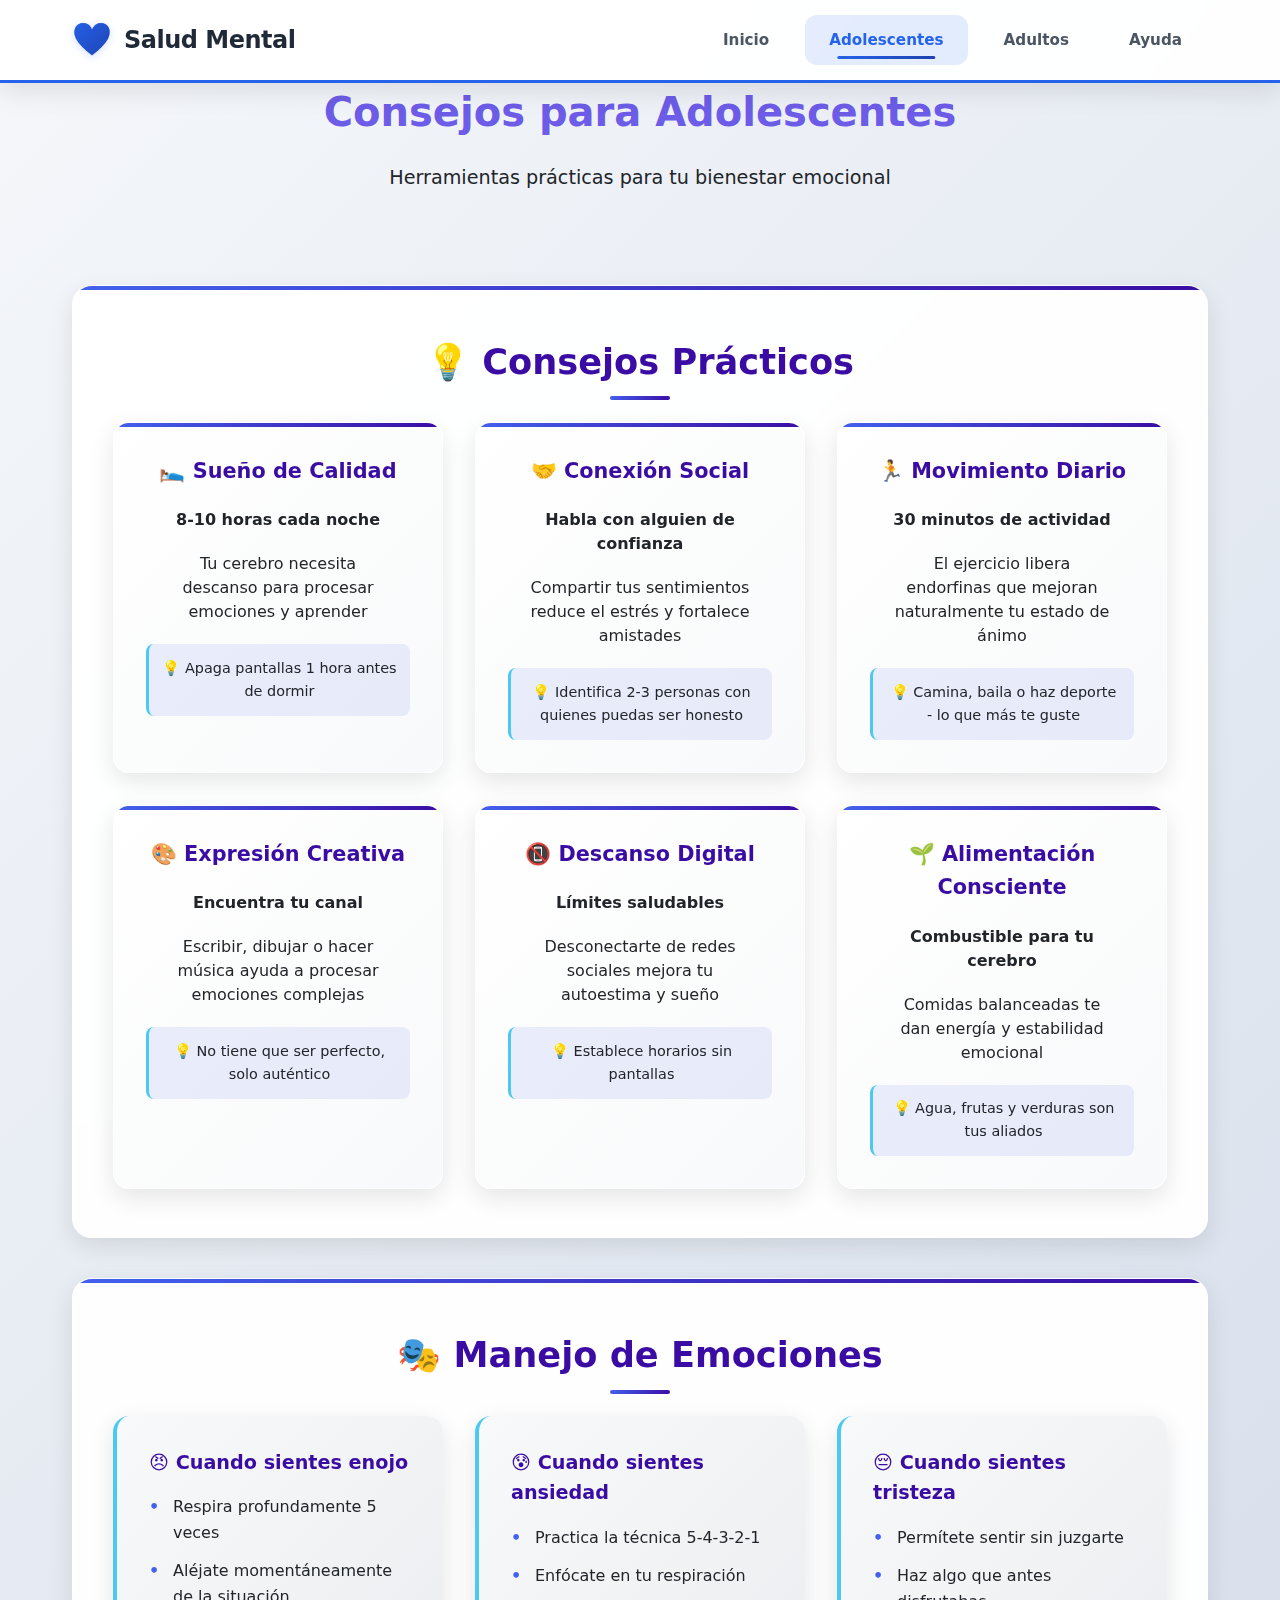
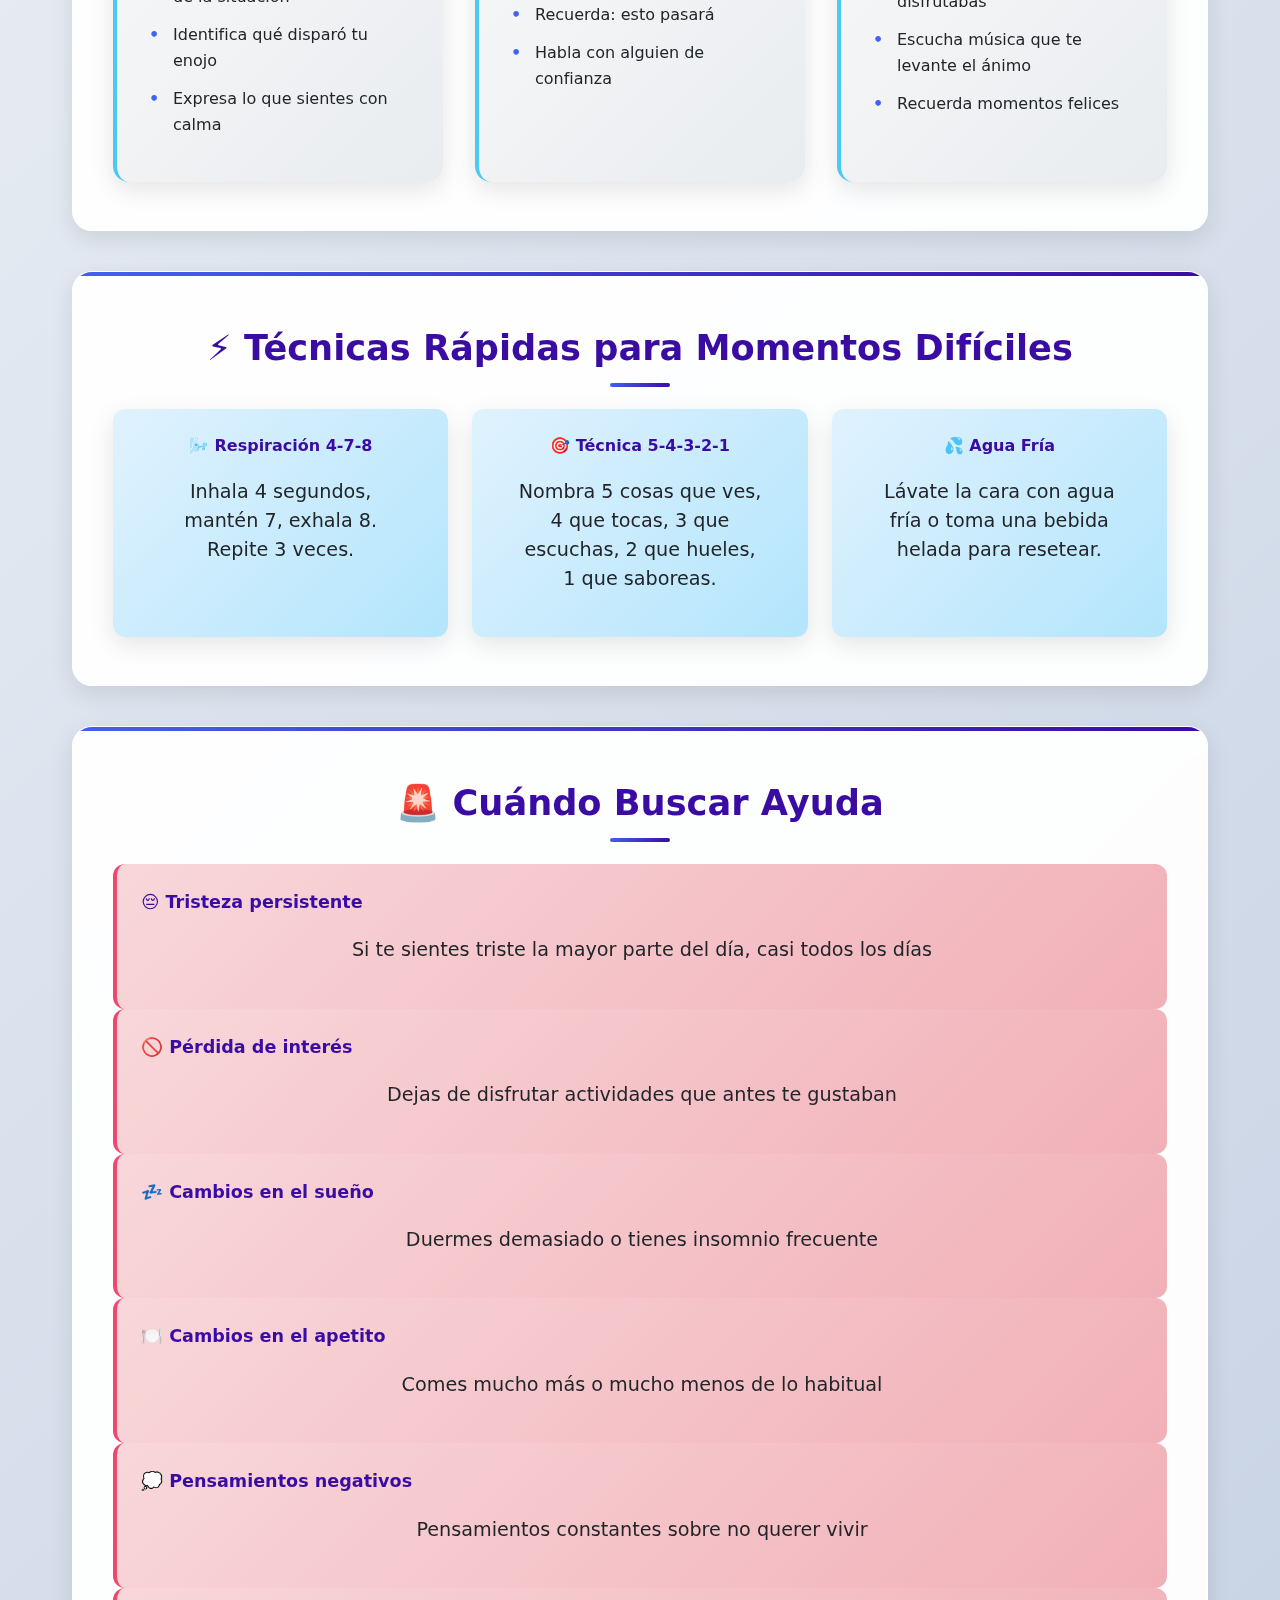
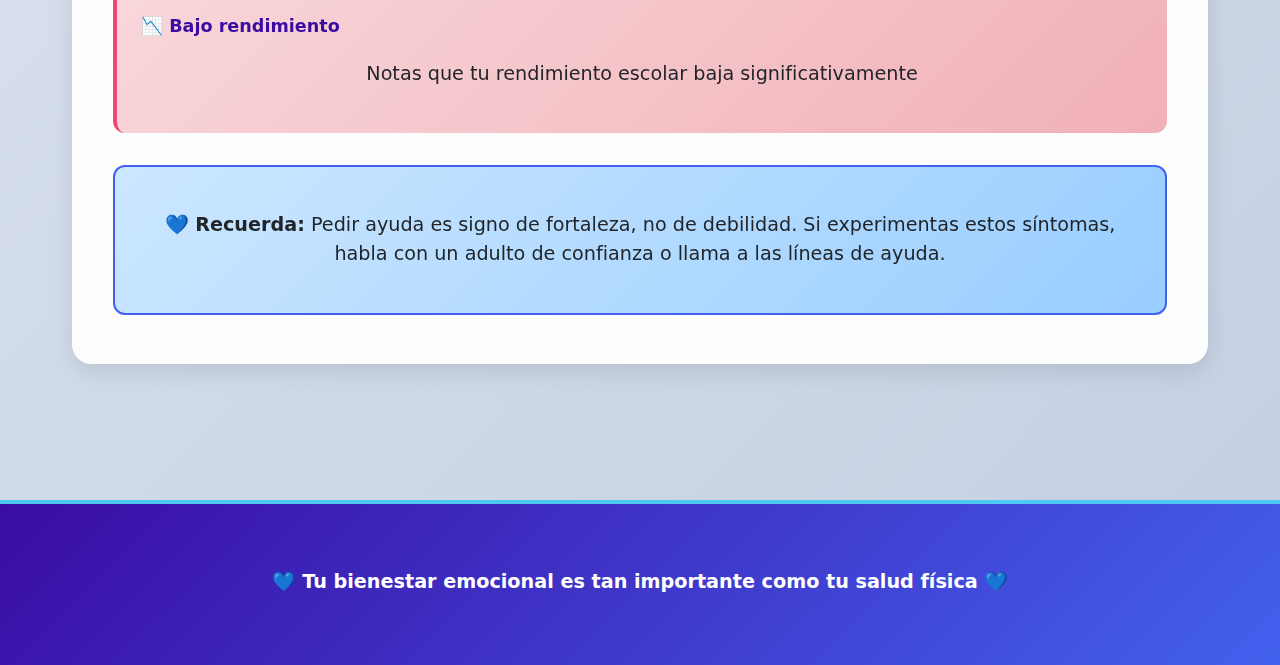
<file: adolescentes.html>
<!DOCTYPE html>
<html lang="es">
<head>
  <meta charset="UTF-8">
  <meta name="viewport" content="width=device-width, initial-scale=1.0">
  <title>Consejos para Adolescentes</title>
  <link rel="stylesheet" href="Estilos css/nav.css">
  <link rel="stylesheet" href="Estilos css/main.css">
</head>
<body>
  <nav class="navbar">
    <div class="nav-container">
      <a href="index.html" class="nav-logo">
        <span class="logo-icon">💙</span>
        <span class="logo-text">Salud Mental</span>
      </a>
      <ul class="nav-menu" id="navMenu">
        <li class="nav-item"><a href="index.html" class="nav-link">Inicio</a></li>
        <li class="nav-item"><a href="adolescentes.html" class="nav-link active">Adolescentes</a></li>
        <li class="nav-item"><a href="adultos.html" class="nav-link">Adultos</a></li>
        <li class="nav-item"><a href="recursos.html" class="nav-link">Ayuda</a></li>
      </ul>
      <div class="nav-toggle" id="navToggle">
        <span class="bar"></span>
        <span class="bar"></span>
        <span class="bar"></span>
      </div>
    </div>
  </nav>

  <header class="page-header">
    <div class="header-content">
      <h1>Consejos para Adolescentes</h1>
      <p>Herramientas prácticas para tu bienestar emocional</p>
    </div>
  </header>

  <main class="main-content">
    <!-- Consejos Principales -->
    <section class="consejos-principales fade-in">
      <h2>💡 Consejos Prácticos</h2>
      <div class="cards">
        <div class="card">
          <h3>🛌 Sueño de Calidad</h3>
          <p><strong>8-10 horas cada noche</strong></p>
          <p>Tu cerebro necesita descanso para procesar emociones y aprender</p>
          <div class="tip">💡 Apaga pantallas 1 hora antes de dormir</div>
        </div>

        <div class="card">
          <h3>🤝 Conexión Social</h3>
          <p><strong>Habla con alguien de confianza</strong></p>
          <p>Compartir tus sentimientos reduce el estrés y fortalece amistades</p>
          <div class="tip">💡 Identifica 2-3 personas con quienes puedas ser honesto</div>
        </div>

        <div class="card">
          <h3>🏃 Movimiento Diario</h3>
          <p><strong>30 minutos de actividad</strong></p>
          <p>El ejercicio libera endorfinas que mejoran naturalmente tu estado de ánimo</p>
          <div class="tip">💡 Camina, baila o haz deporte - lo que más te guste</div>
        </div>

        <div class="card">
          <h3>🎨 Expresión Creativa</h3>
          <p><strong>Encuentra tu canal</strong></p>
          <p>Escribir, dibujar o hacer música ayuda a procesar emociones complejas</p>
          <div class="tip">💡 No tiene que ser perfecto, solo auténtico</div>
        </div>

        <div class="card">
          <h3>📵 Descanso Digital</h3>
          <p><strong>Límites saludables</strong></p>
          <p>Desconectarte de redes sociales mejora tu autoestima y sueño</p>
          <div class="tip">💡 Establece horarios sin pantallas</div>
        </div>

        <div class="card">
          <h3>🌱 Alimentación Consciente</h3>
          <p><strong>Combustible para tu cerebro</strong></p>
          <p>Comidas balanceadas te dan energía y estabilidad emocional</p>
          <div class="tip">💡 Agua, frutas y verduras son tus aliados</div>
        </div>
      </div>
    </section>

    <!-- Manejo de Emociones -->
    <section class="manejo-emociones fade-in">
      <h2>🎭 Manejo de Emociones</h2>
      <div class="emociones-grid">
        <div class="emocion-card">
          <h4>😠 Cuando sientes enojo</h4>
          <ul>
            <li>Respira profundamente 5 veces</li>
            <li>Aléjate momentáneamente de la situación</li>
            <li>Identifica qué disparó tu enojo</li>
            <li>Expresa lo que sientes con calma</li>
          </ul>
        </div>

        <div class="emocion-card">
          <h4>😰 Cuando sientes ansiedad</h4>
          <ul>
            <li>Practica la técnica 5-4-3-2-1</li>
            <li>Enfócate en tu respiración</li>
            <li>Recuerda: esto pasará</li>
            <li>Habla con alguien de confianza</li>
          </ul>
        </div>

        <div class="emocion-card">
          <h4>😔 Cuando sientes tristeza</h4>
          <ul>
            <li>Permítete sentir sin juzgarte</li>
            <li>Haz algo que antes disfrutabas</li>
            <li>Escucha música que te levante el ánimo</li>
            <li>Recuerda momentos felices</li>
          </ul>
        </div>
      </div>
    </section>

    <!-- Técnicas Rápidas -->
    <section class="tecnicas-rapidas fade-in">
      <h2>⚡ Técnicas Rápidas para Momentos Difíciles</h2>
      <div class="tecnicas-grid">
        <div class="tecnica-card">
          <h4>🌬️ Respiración 4-7-8</h4>
          <p>Inhala 4 segundos, mantén 7, exhala 8. Repite 3 veces.</p>
        </div>
        <div class="tecnica-card">
          <h4>🎯 Técnica 5-4-3-2-1</h4>
          <p>Nombra 5 cosas que ves, 4 que tocas, 3 que escuchas, 2 que hueles, 1 que saboreas.</p>
        </div>
        <div class="tecnica-card">
          <h4>💦 Agua Fría</h4>
          <p>Lávate la cara con agua fría o toma una bebida helada para resetear.</p>
        </div>
      </div>
    </section>

    <!-- Señales de Alerta -->
    <section class="señales-alerta fade-in">
      <h2>🚨 Cuándo Buscar Ayuda</h2>
      <div class="señales-grid">
        <div class="señal-item alert">
          <h4>😔 Tristeza persistente</h4>
          <p>Si te sientes triste la mayor parte del día, casi todos los días</p>
        </div>
        <div class="señal-item alert">
          <h4>🚫 Pérdida de interés</h4>
          <p>Dejas de disfrutar actividades que antes te gustaban</p>
        </div>
        <div class="señal-item alert">
          <h4>💤 Cambios en el sueño</h4>
          <p>Duermes demasiado o tienes insomnio frecuente</p>
        </div>
        <div class="señal-item alert">
          <h4>🍽️ Cambios en el apetito</h4>
          <p>Comes mucho más o mucho menos de lo habitual</p>
        </div>
        <div class="señal-item alert">
          <h4>💭 Pensamientos negativos</h4>
          <p>Pensamientos constantes sobre no querer vivir</p>
        </div>
        <div class="señal-item alert">
          <h4>📉 Bajo rendimiento</h4>
          <p>Notas que tu rendimiento escolar baja significativamente</p>
        </div>
      </div>
      <div class="ayuda-inmediata">
        <p><strong>💙 Recuerda:</strong> Pedir ayuda es signo de fortaleza, no de debilidad. Si experimentas estos síntomas, habla con un adulto de confianza o llama a las líneas de ayuda.</p>
      </div>
    </section>
  </main>

  <footer class="footer">
    <p>💙 Tu bienestar emocional es tan importante como tu salud física 💙</p>
  </footer>

  <script src="javascript/js.js"></script>
</body>
</html>
</file>
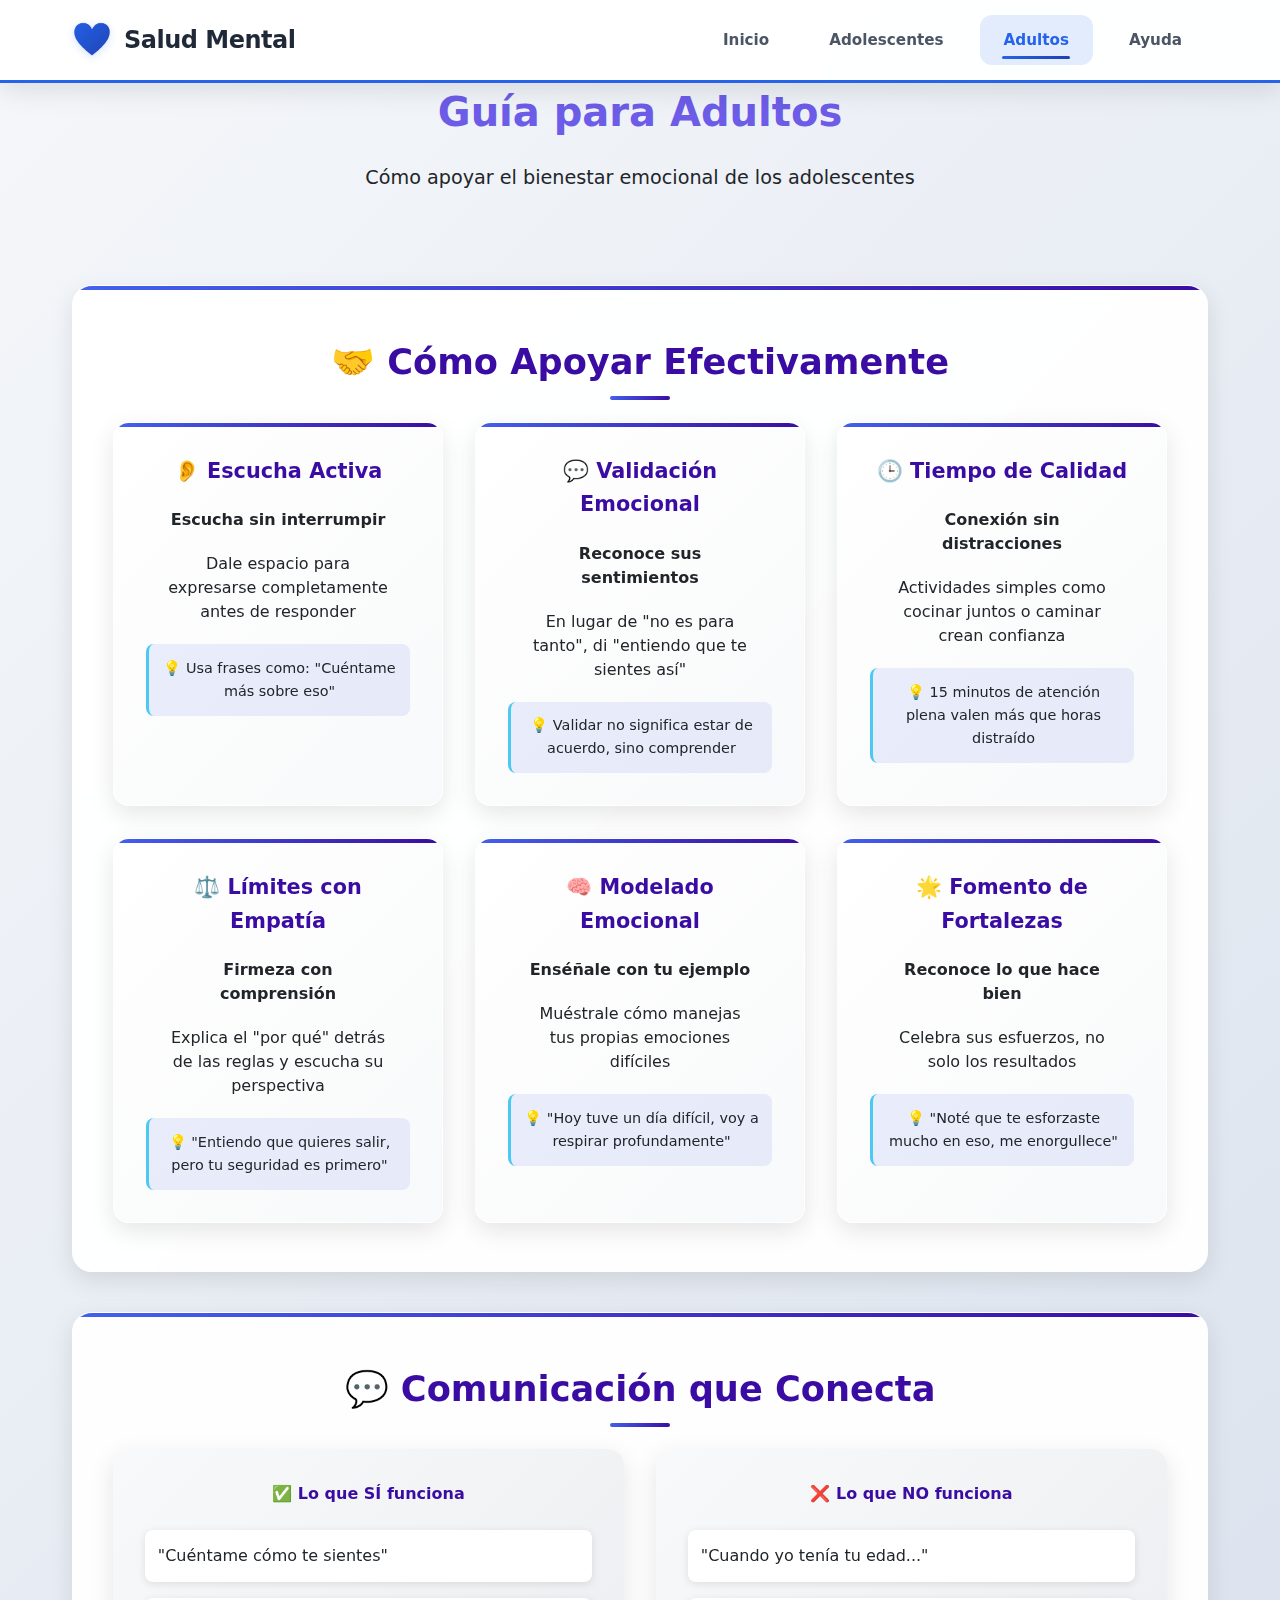
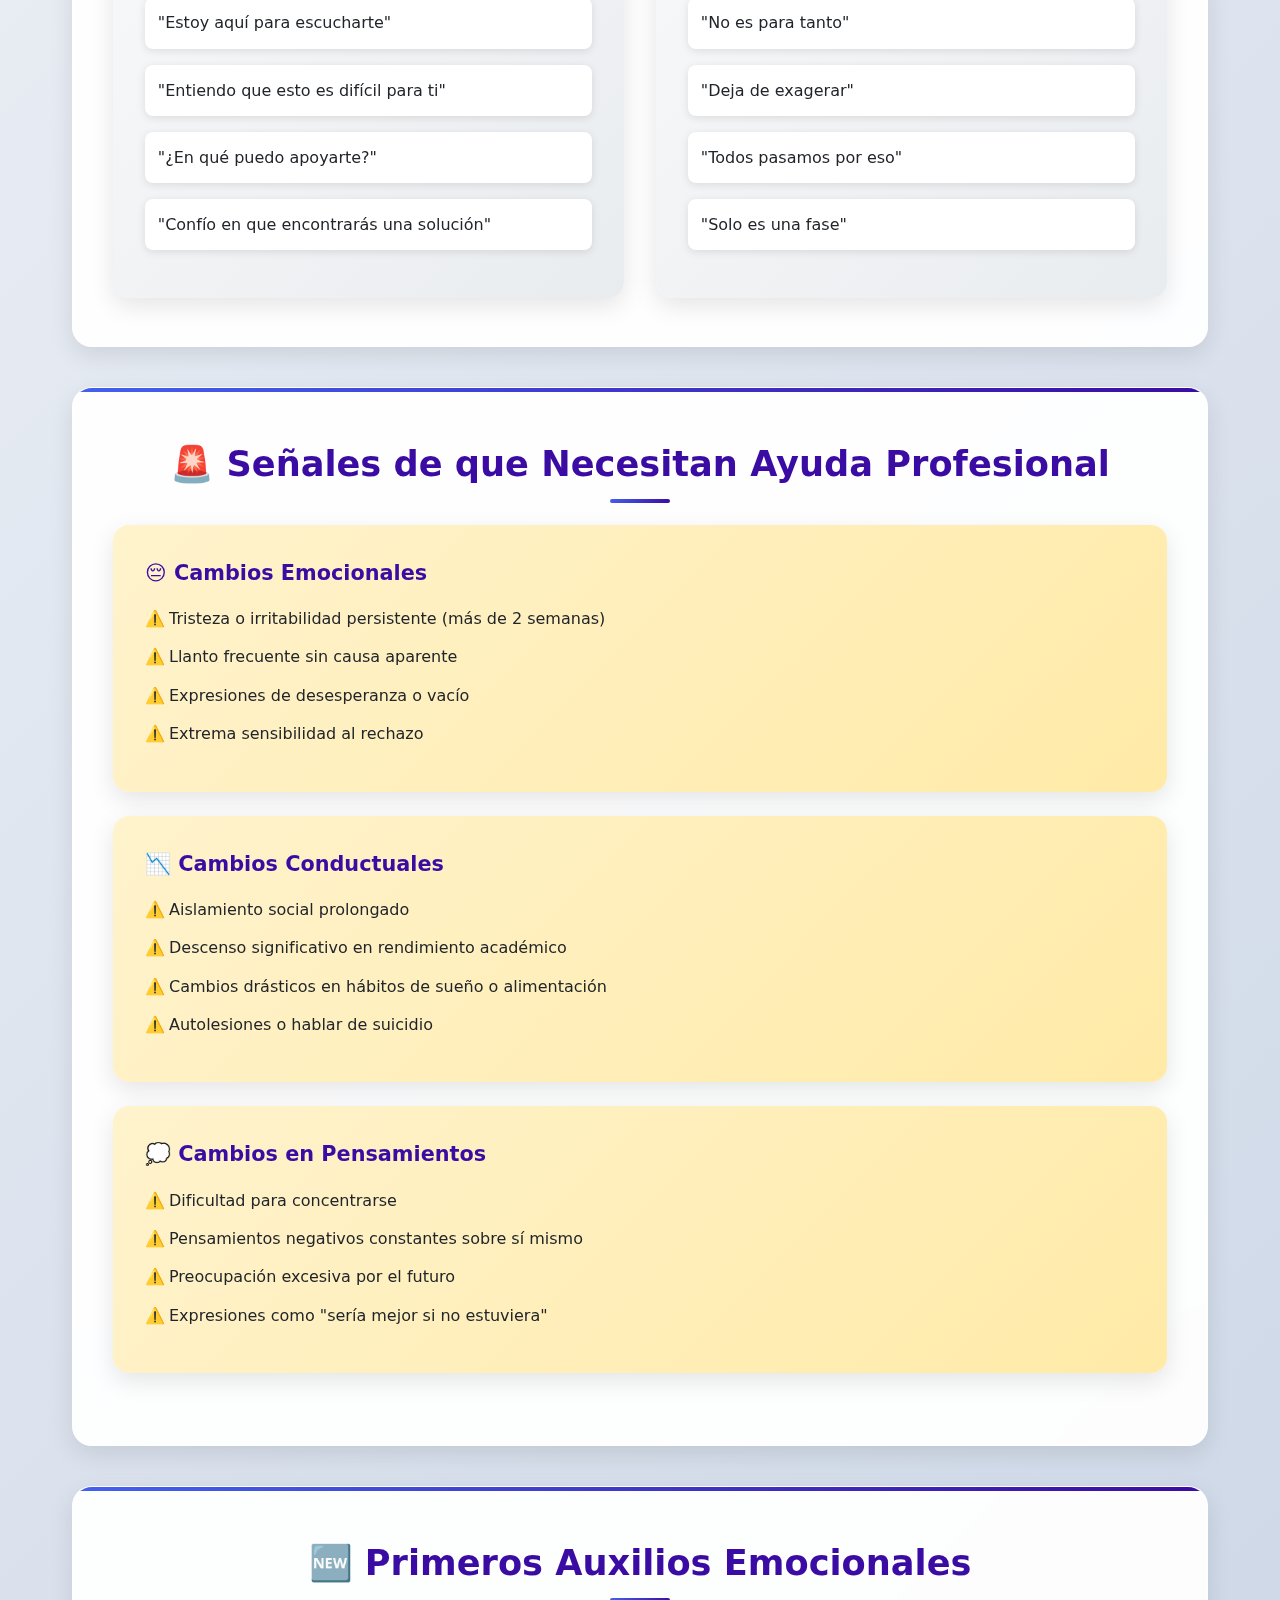
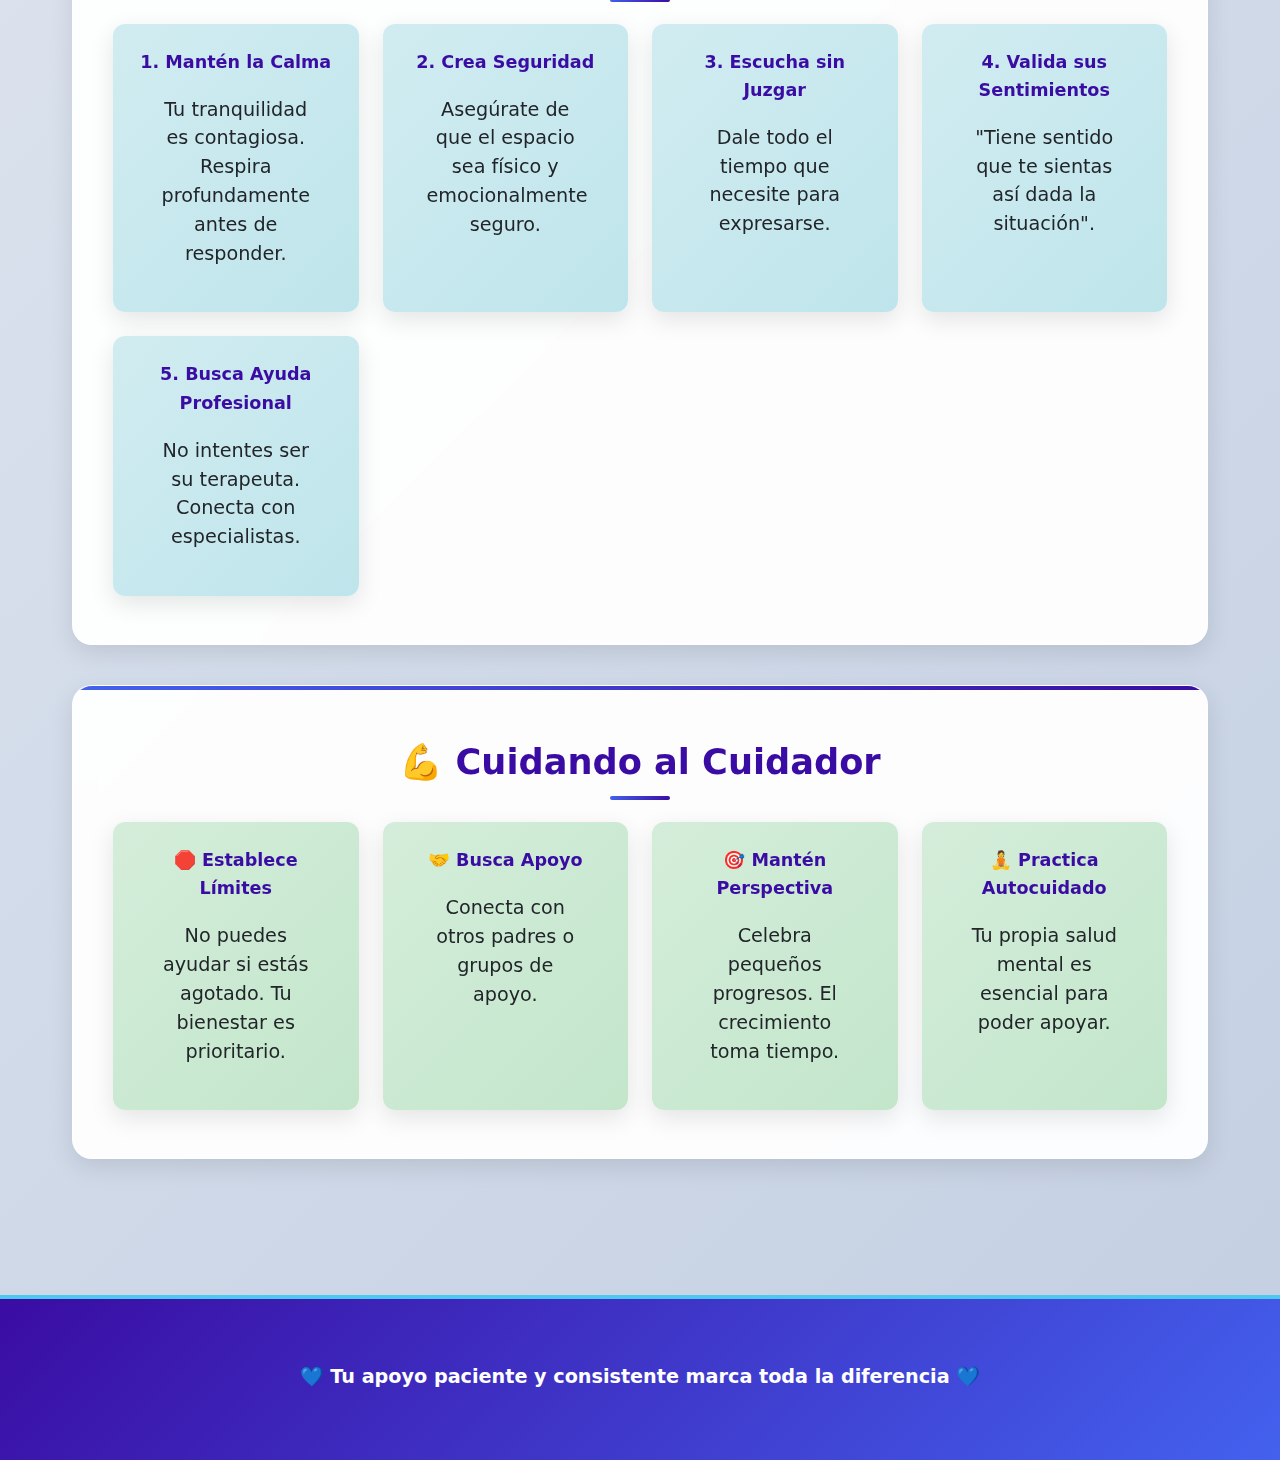
<file: adultos.html>
<!DOCTYPE html>
<html lang="es">
<head>
  <meta charset="UTF-8">
  <meta name="viewport" content="width=device-width, initial-scale=1.0">
  <title>Guía para Adultos</title>
  <link rel="stylesheet" href="Estilos css/nav.css">
  <link rel="stylesheet" href="Estilos css/main.css">
</head>
<body>
  <nav class="navbar">
    <div class="nav-container">
      <a href="index.html" class="nav-logo">
        <span class="logo-icon">💙</span>
        <span class="logo-text">Salud Mental</span>
      </a>
      <ul class="nav-menu" id="navMenu">
        <li class="nav-item"><a href="index.html" class="nav-link">Inicio</a></li>
        <li class="nav-item"><a href="adolescentes.html" class="nav-link">Adolescentes</a></li>
        <li class="nav-item"><a href="adultos.html" class="nav-link active">Adultos</a></li>
        <li class="nav-item"><a href="recursos.html" class="nav-link">Ayuda</a></li>
      </ul>
      <div class="nav-toggle" id="navToggle">
        <span class="bar"></span>
        <span class="bar"></span>
        <span class="bar"></span>
      </div>
    </div>
  </nav>

  <header class="page-header">
    <div class="header-content">
      <h1>Guía para Adultos</h1>
      <p>Cómo apoyar el bienestar emocional de los adolescentes</p>
    </div>
  </header>

  <main class="main-content">
    <!-- Estrategias de Apoyo -->
    <section class="estrategias-apoyo fade-in">
      <h2>🤝 Cómo Apoyar Efectivamente</h2>
      <div class="cards">
        <div class="card">
          <h3>👂 Escucha Activa</h3>
          <p><strong>Escucha sin interrumpir</strong></p>
          <p>Dale espacio para expresarse completamente antes de responder</p>
          <div class="tip">💡 Usa frases como: "Cuéntame más sobre eso"</div>
        </div>

        <div class="card">
          <h3>💬 Validación Emocional</h3>
          <p><strong>Reconoce sus sentimientos</strong></p>
          <p>En lugar de "no es para tanto", di "entiendo que te sientes así"</p>
          <div class="tip">💡 Validar no significa estar de acuerdo, sino comprender</div>
        </div>

        <div class="card">
          <h3>🕒 Tiempo de Calidad</h3>
          <p><strong>Conexión sin distracciones</strong></p>
          <p>Actividades simples como cocinar juntos o caminar crean confianza</p>
          <div class="tip">💡 15 minutos de atención plena valen más que horas distraído</div>
        </div>

        <div class="card">
          <h3>⚖️ Límites con Empatía</h3>
          <p><strong>Firmeza con comprensión</strong></p>
          <p>Explica el "por qué" detrás de las reglas y escucha su perspectiva</p>
          <div class="tip">💡 "Entiendo que quieres salir, pero tu seguridad es primero"</div>
        </div>

        <div class="card">
          <h3>🧠 Modelado Emocional</h3>
          <p><strong>Enséñale con tu ejemplo</strong></p>
          <p>Muéstrale cómo manejas tus propias emociones difíciles</p>
          <div class="tip">💡 "Hoy tuve un día difícil, voy a respirar profundamente"</div>
        </div>

        <div class="card">
          <h3>🌟 Fomento de Fortalezas</h3>
          <p><strong>Reconoce lo que hace bien</strong></p>
          <p>Celebra sus esfuerzos, no solo los resultados</p>
          <div class="tip">💡 "Noté que te esforzaste mucho en eso, me enorgullece"</div>
        </div>
      </div>
    </section>

    <!-- Comunicación Efectiva -->
    <section class="comunicacion-efectiva fade-in">
      <h2>💬 Comunicación que Conecta</h2>
      <div class="comunicacion-grid">
        <div class="comunicacion-card">
          <h4>✅ Lo que SÍ funciona</h4>
          <ul>
            <li>"Cuéntame cómo te sientes"</li>
            <li>"Estoy aquí para escucharte"</li>
            <li>"Entiendo que esto es difícil para ti"</li>
            <li>"¿En qué puedo apoyarte?"</li>
            <li>"Confío en que encontrarás una solución"</li>
          </ul>
        </div>

        <div class="comunicacion-card">
          <h4>❌ Lo que NO funciona</h4>
          <ul>
            <li>"Cuando yo tenía tu edad..."</li>
            <li>"No es para tanto"</li>
            <li>"Deja de exagerar"</li>
            <li>"Todos pasamos por eso"</li>
            <li>"Solo es una fase"</li>
          </ul>
        </div>
      </div>
    </section>

    <!-- Señales de Alerta -->
    <section class="señales-alerta fade-in">
      <h2>🚨 Señales de que Necesitan Ayuda Profesional</h2>
      <div class="señales-grid">
        <div class="señal-categoria">
          <h3>😔 Cambios Emocionales</h3>
          <ul>
            <li>Tristeza o irritabilidad persistente (más de 2 semanas)</li>
            <li>Llanto frecuente sin causa aparente</li>
            <li>Expresiones de desesperanza o vacío</li>
            <li>Extrema sensibilidad al rechazo</li>
          </ul>
        </div>

        <div class="señal-categoria">
          <h3>📉 Cambios Conductuales</h3>
          <ul>
            <li>Aislamiento social prolongado</li>
            <li>Descenso significativo en rendimiento académico</li>
            <li>Cambios drásticos en hábitos de sueño o alimentación</li>
            <li>Autolesiones o hablar de suicidio</li>
          </ul>
        </div>

        <div class="señal-categoria">
          <h3>💭 Cambios en Pensamientos</h3>
          <ul>
            <li>Dificultad para concentrarse</li>
            <li>Pensamientos negativos constantes sobre sí mismo</li>
            <li>Preocupación excesiva por el futuro</li>
            <li>Expresiones como "sería mejor si no estuviera"</li>
          </ul>
        </div>
      </div>
    </section>

    <!-- Primeros Auxilios Emocionales -->
    <section class="primeros-auxilios fade-in">
      <h2>🆕 Primeros Auxilios Emocionales</h2>
      <div class="auxilios-grid">
        <div class="auxilio-card">
          <h4>1. Mantén la Calma</h4>
          <p>Tu tranquilidad es contagiosa. Respira profundamente antes de responder.</p>
        </div>
        <div class="auxilio-card">
          <h4>2. Crea Seguridad</h4>
          <p>Asegúrate de que el espacio sea físico y emocionalmente seguro.</p>
        </div>
        <div class="auxilio-card">
          <h4>3. Escucha sin Juzgar</h4>
          <p>Dale todo el tiempo que necesite para expresarse.</p>
        </div>
        <div class="auxilio-card">
          <h4>4. Valida sus Sentimientos</h4>
          <p>"Tiene sentido que te sientas así dada la situación".</p>
        </div>
        <div class="auxilio-card">
          <h4>5. Busca Ayuda Profesional</h4>
          <p>No intentes ser su terapeuta. Conecta con especialistas.</p>
        </div>
      </div>
    </section>

    <!-- Cuidado del Cuidador -->
    <section class="cuidado-cuidador fade-in">
      <h2>💪 Cuidando al Cuidador</h2>
      <div class="cuidado-grid">
        <div class="cuidado-card">
          <h4>🛑 Establece Límites</h4>
          <p>No puedes ayudar si estás agotado. Tu bienestar es prioritario.</p>
        </div>
        <div class="cuidado-card">
          <h4>🤝 Busca Apoyo</h4>
          <p>Conecta con otros padres o grupos de apoyo.</p>
        </div>
        <div class="cuidado-card">
          <h4>🎯 Mantén Perspectiva</h4>
          <p>Celebra pequeños progresos. El crecimiento toma tiempo.</p>
        </div>
        <div class="cuidado-card">
          <h4>🧘 Practica Autocuidado</h4>
          <p>Tu propia salud mental es esencial para poder apoyar.</p>
        </div>
      </div>
    </section>
  </main>

  <footer class="footer">
    <p>💙 Tu apoyo paciente y consistente marca toda la diferencia 💙</p>
  </footer>

  <script src="javascript/js.js"></script>
</body>
</html>
</file>
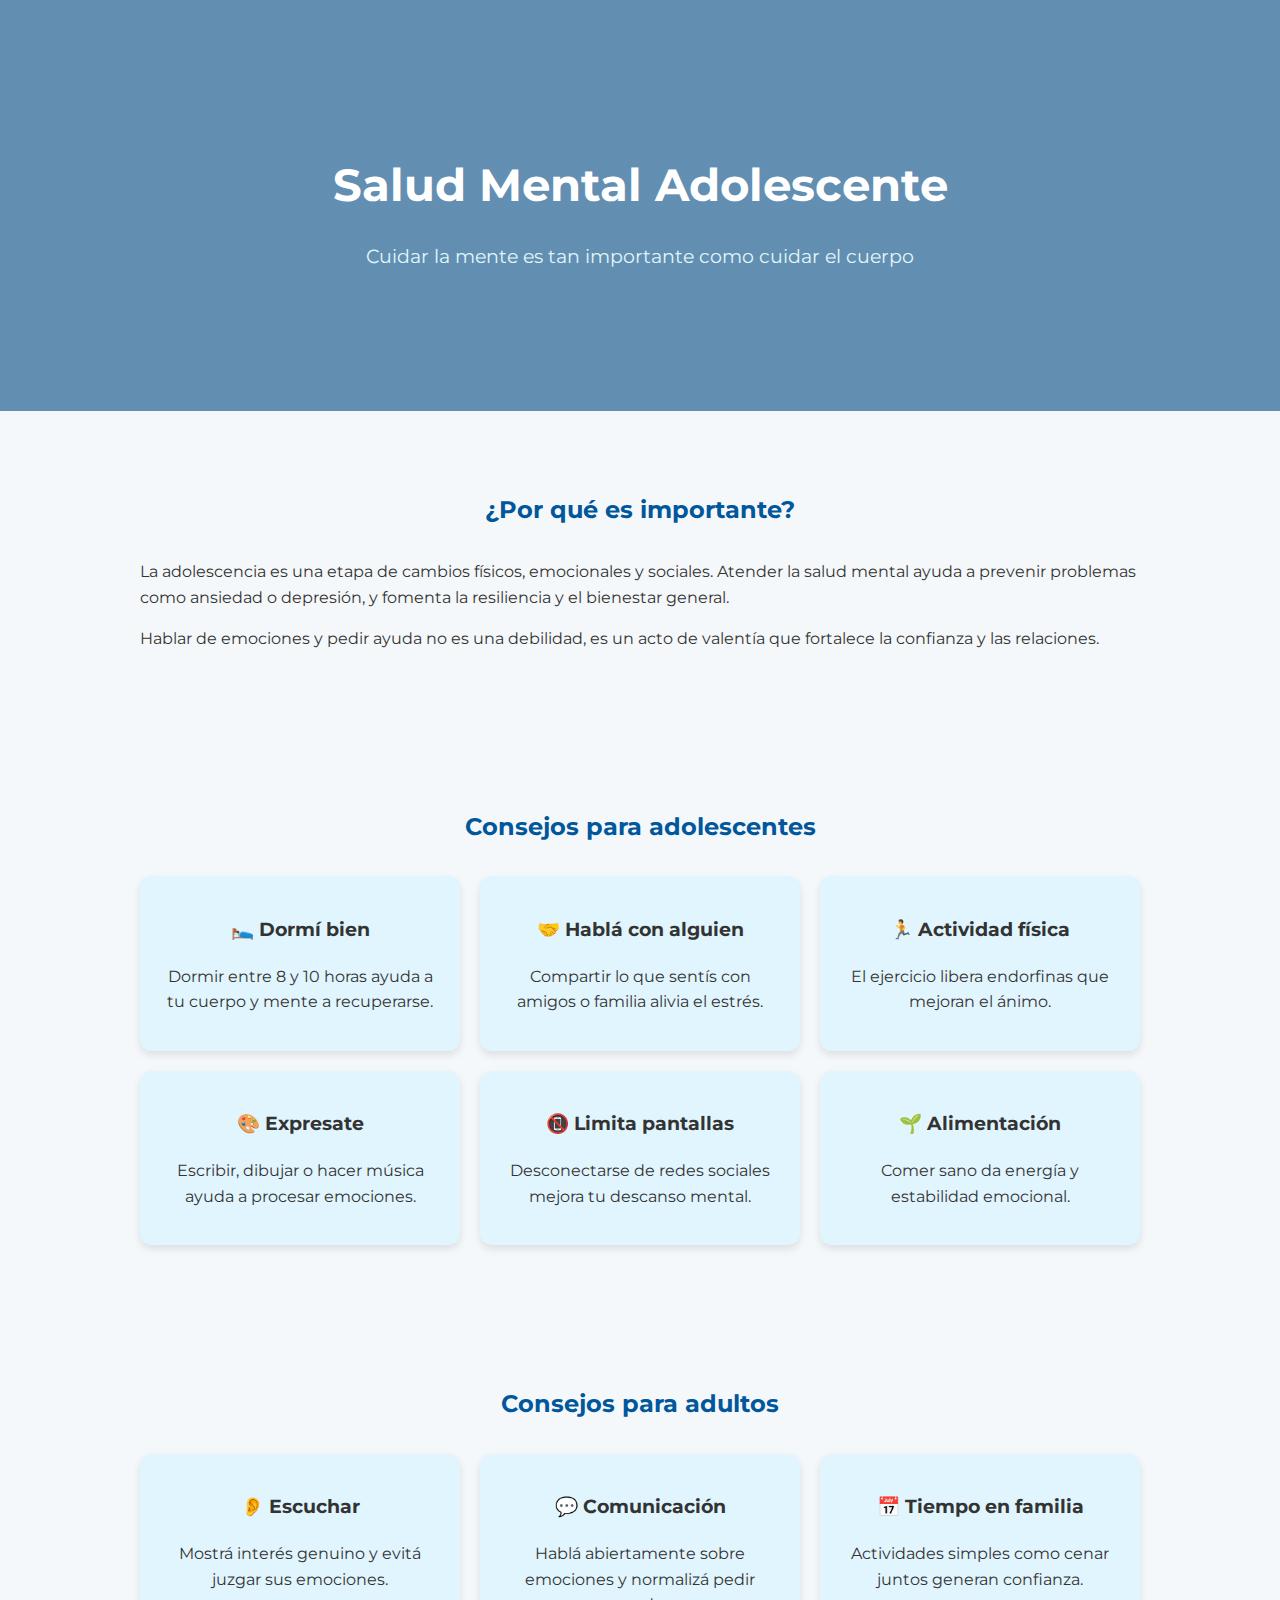
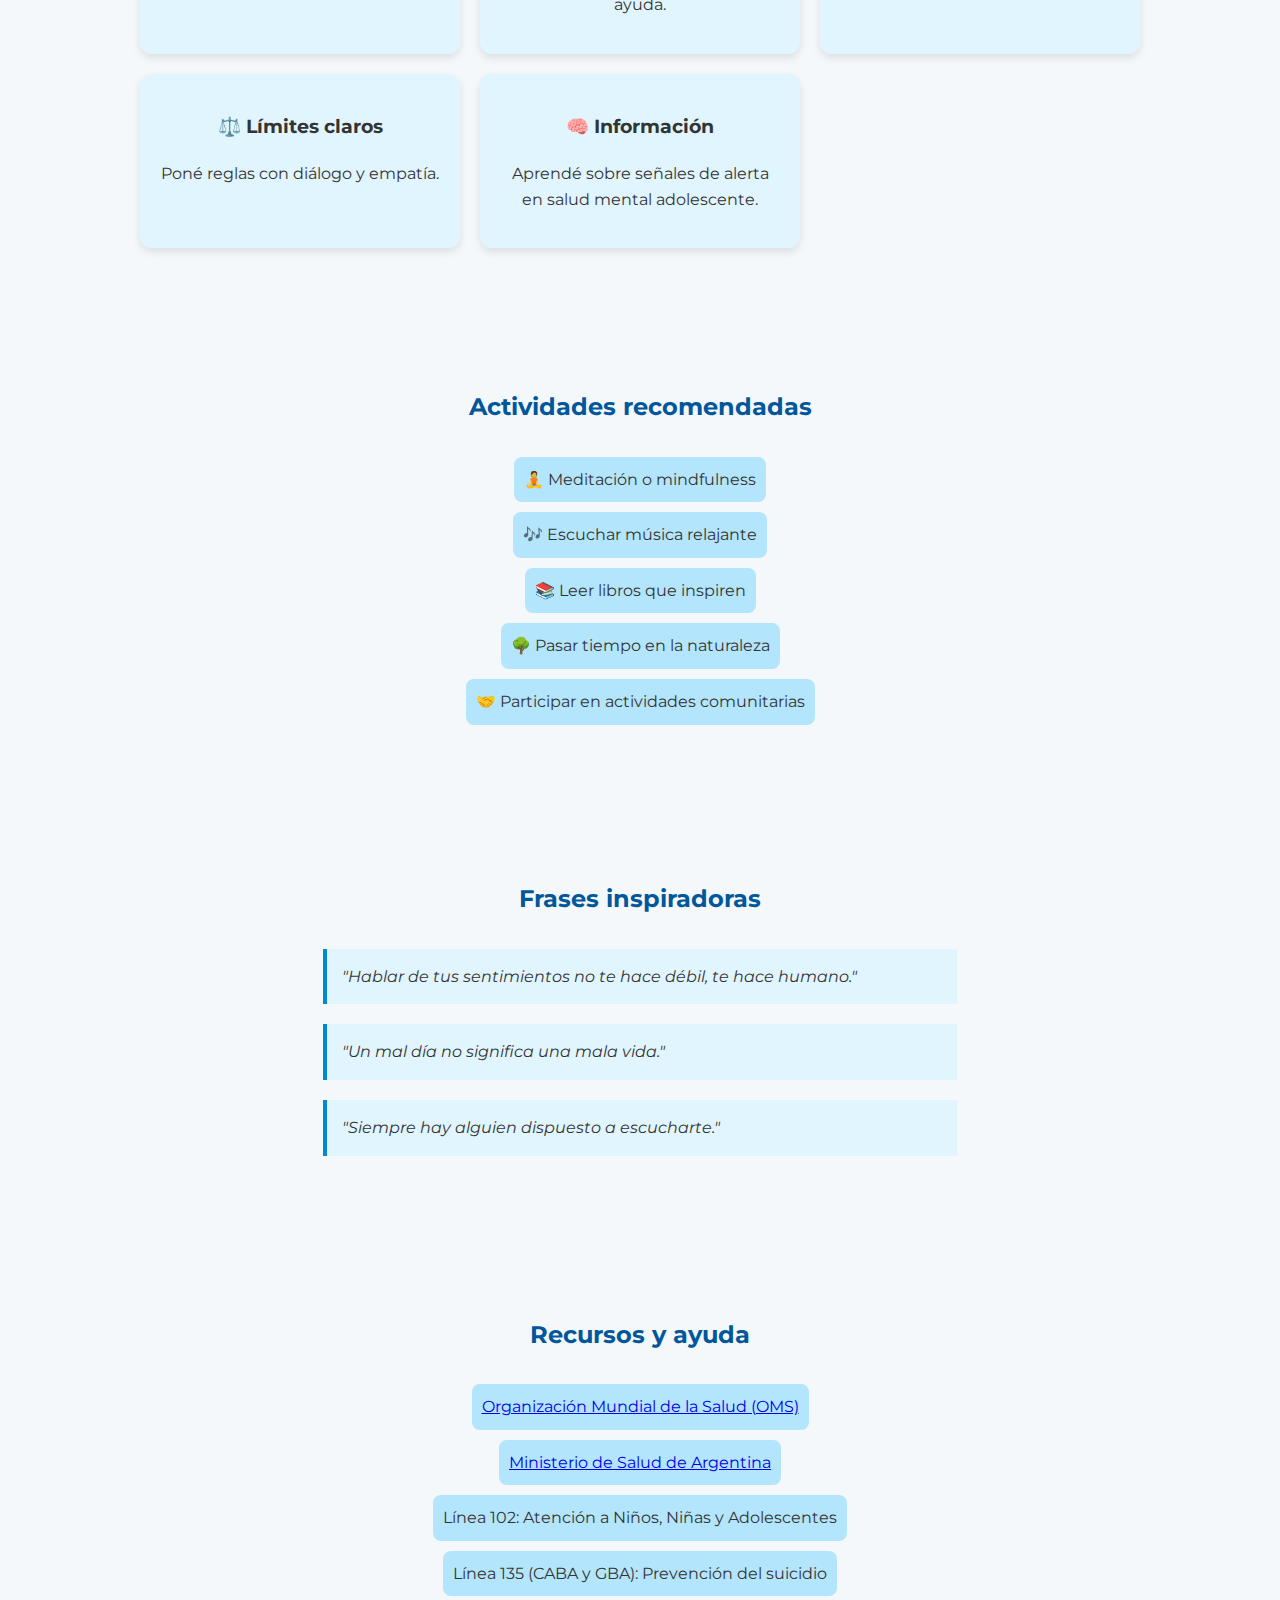
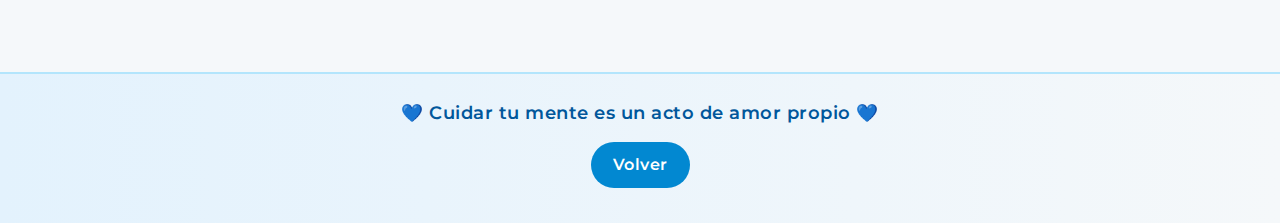
<file: pag.principal.html>
<!DOCTYPE html>
<html lang="es">
<head>
  <meta charset="UTF-8">
  <meta name="viewport" content="width=device-width, initial-scale=1.0">
  <title>Salud Mental Adolescente - Trabajo Escolar</title>
  <link rel="stylesheet" href="css.pag.principal.css">
  <link href="https://fonts.googleapis.com/css2?family=Montserrat:wght@400;600&display=swap" rel="stylesheet">
</head>
<body>
  <header class="banner" id="top">
    <div class="overlay">
      <h1>Salud Mental Adolescente</h1>
      <p class="subtitulo">Cuidar la mente es tan importante como cuidar el cuerpo</p>
    </div>
  </header>

  <section class="intro">
    <h2>¿Por qué es importante?</h2>
    <p>La adolescencia es una etapa de cambios físicos, emocionales y sociales. Atender la salud mental ayuda a prevenir problemas como ansiedad o depresión, y fomenta la resiliencia y el bienestar general.</p>
    <p>Hablar de emociones y pedir ayuda no es una debilidad, es un acto de valentía que fortalece la confianza y las relaciones.</p>
  </section>

  <section class="consejos">
    <h2>Consejos para adolescentes</h2>
    <div class="cards">
      <div class="card"><h3>🛌 Dormí bien</h3><p>Dormir entre 8 y 10 horas ayuda a tu cuerpo y mente a recuperarse.</p></div>
      <div class="card"><h3>🤝 Hablá con alguien</h3><p>Compartir lo que sentís con amigos o familia alivia el estrés.</p></div>
      <div class="card"><h3>🏃 Actividad física</h3><p>El ejercicio libera endorfinas que mejoran el ánimo.</p></div>
      <div class="card"><h3>🎨 Expresate</h3><p>Escribir, dibujar o hacer música ayuda a procesar emociones.</p></div>
      <div class="card"><h3>📵 Limita pantallas</h3><p>Desconectarse de redes sociales mejora tu descanso mental.</p></div>
      <div class="card"><h3>🌱 Alimentación</h3><p>Comer sano da energía y estabilidad emocional.</p></div>
    </div>
  </section>

  <section class="adultos">
    <h2>Consejos para adultos</h2>
    <div class="cards">
      <div class="card"><h3>👂 Escuchar</h3><p>Mostrá interés genuino y evitá juzgar sus emociones.</p></div>
      <div class="card"><h3>💬 Comunicación</h3><p>Hablá abiertamente sobre emociones y normalizá pedir ayuda.</p></div>
      <div class="card"><h3>📅 Tiempo en familia</h3><p>Actividades simples como cenar juntos generan confianza.</p></div>
      <div class="card"><h3>⚖️ Límites claros</h3><p>Poné reglas con diálogo y empatía.</p></div>
      <div class="card"><h3>🧠 Información</h3><p>Aprendé sobre señales de alerta en salud mental adolescente.</p></div>
    </div>
  </section>

  <section class="actividades">
    <h2>Actividades recomendadas</h2>
    <ul>
      <li>🧘 Meditación o mindfulness</li>
      <li>🎶 Escuchar música relajante</li>
      <li>📚 Leer libros que inspiren</li>
      <li>🌳 Pasar tiempo en la naturaleza</li>
      <li>🤝 Participar en actividades comunitarias</li>
    </ul>
  </section>

  <section class="frases">
    <h2>Frases inspiradoras</h2>
    <blockquote>"Hablar de tus sentimientos no te hace débil, te hace humano."</blockquote>
    <blockquote>"Un mal día no significa una mala vida."</blockquote>
    <blockquote>"Siempre hay alguien dispuesto a escucharte."</blockquote>
  </section>

  <section class="recursos">
    <h2>Recursos y ayuda</h2>
    <ul>
      <li><a href="https://www.who.int/es" target="_blank">Organización Mundial de la Salud (OMS)</a></li>
      <li><a href="https://www.argentina.gob.ar/salud/mental" target="_blank">Ministerio de Salud de Argentina</a></li>
      <li>Línea 102: Atención a Niños, Niñas y Adolescentes</li>
      <li>Línea 135 (CABA y GBA): Prevención del suicidio</li>
    </ul>
  </section>

    <footer class="footer">
  <p>💙 Cuidar tu mente es un acto de amor propio 💙</p>
  <a href="index.html" class="btn-volver">Volver</a>
</footer>


</body>
</html>
</file>
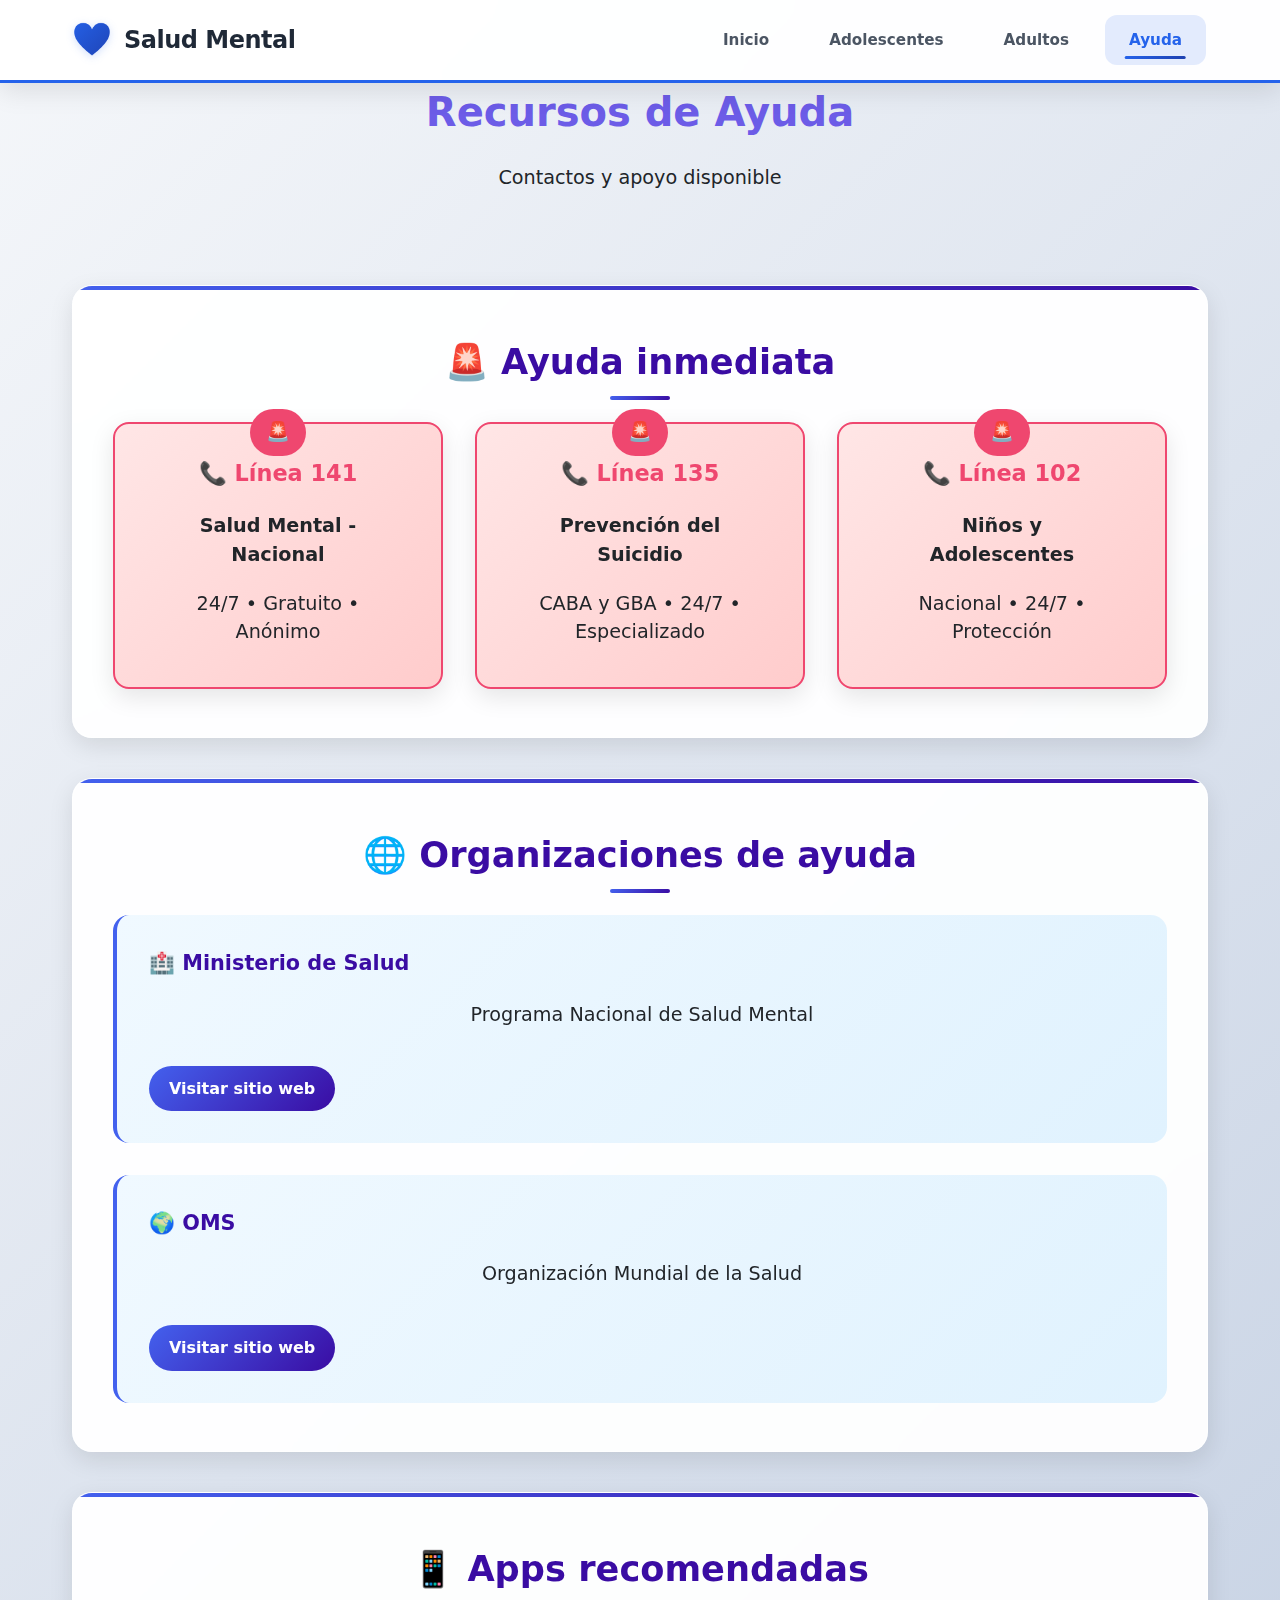
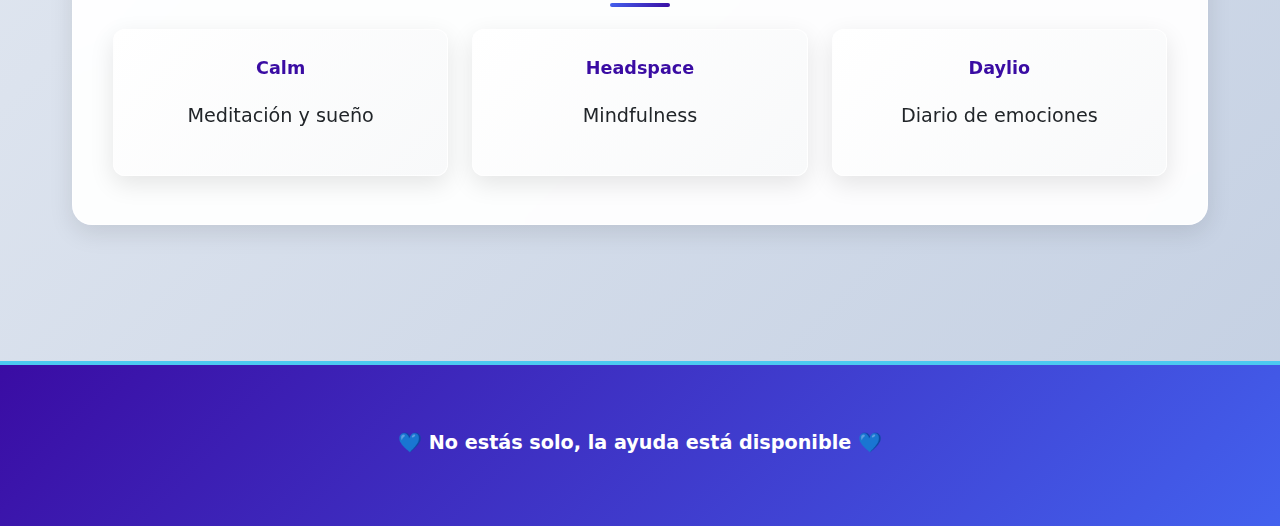
<file: recursos.html>
<!DOCTYPE html>
<html lang="es">
<head>
  <meta charset="UTF-8">
  <meta name="viewport" content="width=device-width, initial-scale=1.0">
  <title>Recursos de Ayuda</title>
  <link rel="stylesheet" href="Estilos css/nav.css">
  <link rel="stylesheet" href="Estilos css/main.css">
</head>
<body>
  <nav class="navbar">
    <div class="nav-container">
      <a href="index.html" class="nav-logo">
        <span class="logo-icon">💙</span>
        <span class="logo-text">Salud Mental</span>
      </a>
      <ul class="nav-menu" id="navMenu">
        <li class="nav-item"><a href="index.html" class="nav-link">Inicio</a></li>
        <li class="nav-item"><a href="adolescentes.html" class="nav-link">Adolescentes</a></li>
        <li class="nav-item"><a href="adultos.html" class="nav-link">Adultos</a></li>
        <li class="nav-item"><a href="recursos.html" class="nav-link active">Ayuda</a></li>
      </ul>
      <div class="nav-toggle" id="navToggle">
        <span class="bar"></span>
        <span class="bar"></span>
        <span class="bar"></span>
      </div>
    </div>
  </nav>

  <header class="page-header">
    <div class="header-content">
      <h1>Recursos de Ayuda</h1>
      <p>Contactos y apoyo disponible</p>
    </div>
  </header>

  <main class="main-content">
    <section class="emergency">
      <h2>🚨 Ayuda inmediata</h2>
      <div class="emergency-cards">
        <div class="emergency-card">
          <h3>📞 Línea 141</h3>
          <p><strong>Salud Mental - Nacional</strong></p>
          <p>24/7 • Gratuito • Anónimo</p>
        </div>
        <div class="emergency-card">
          <h3>📞 Línea 135</h3>
          <p><strong>Prevención del Suicidio</strong></p>
          <p>CABA y GBA • 24/7 • Especializado</p>
        </div>
        <div class="emergency-card">
          <h3>📞 Línea 102</h3>
          <p><strong>Niños y Adolescentes</strong></p>
          <p>Nacional • 24/7 • Protección</p>
        </div>
      </div>
    </section>

    <section class="organizaciones">
      <h2>🌐 Organizaciones de ayuda</h2>
      <div class="org-list">
        <div class="org-item">
          <h3>🏥 Ministerio de Salud</h3>
          <p>Programa Nacional de Salud Mental</p>
          <a href="https://www.argentina.gob.ar/salud/mental" target="_blank">Visitar sitio web</a>
        </div>
        <div class="org-item">
          <h3>🌍 OMS</h3>
          <p>Organización Mundial de la Salud</p>
          <a href="https://www.who.int/es" target="_blank">Visitar sitio web</a>
        </div>
      </div>
    </section>

    <section class="apps">
      <h2>📱 Apps recomendadas</h2>
      <div class="apps-grid">
        <div class="app-item">
          <h4>Calm</h4>
          <p>Meditación y sueño</p>
        </div>
        <div class="app-item">
          <h4>Headspace</h4>
          <p>Mindfulness</p>
        </div>
        <div class="app-item">
          <h4>Daylio</h4>
          <p>Diario de emociones</p>
        </div>
      </div>
    </section>
  </main>

  <footer class="footer">
    <p>💙 No estás solo, la ayuda está disponible 💙</p>
  </footer>

  <script src="javascript/js.js"></script>
</body>
</html>
</file>
<file: Estilos css/main.css>
/* ===== ESTILOS BASE MEJORADOS ===== */
:root {
  --primary: #4361ee;
  --secondary: #3a0ca3;
  --accent: #4cc9f0;
  --light: #f8f9fa;
  --dark: #212529;
  --success: #4bb543;
  --warning: #ffd166;
  --danger: #ef476f;
  --gradient: linear-gradient(135deg, #4361ee 0%, #3a0ca3 100%);
  --shadow: 0 8px 25px rgba(0,0,0,0.1);
  --shadow-hover: 0 15px 35px rgba(0,0,0,0.15);
}

* {
  margin: 0;
  padding: 0;
  box-sizing: border-box;
}

body {
  font-family: 'Segoe UI', system-ui, -apple-system, sans-serif;
  background: linear-gradient(135deg, #f5f7fa 0%, #c3cfe2 100%);
  color: var(--dark);
  line-height: 1.6;
  padding-top: 80px;
  min-height: 100vh;
}

/* ===== CONTENIDO PRINCIPAL MEJORADO ===== */
.main-content {
  max-width: 1200px;
  margin: 0 auto;
  padding: 2rem;
}

section {
  background: rgba(255, 255, 255, 0.95);
  backdrop-filter: blur(10px);
  margin: 2.5rem 0;
  padding: 3rem 2.5rem;
  border-radius: 20px;
  box-shadow: var(--shadow);
  border: 1px solid rgba(255, 255, 255, 0.8);
  position: relative;
  overflow: hidden;
}

section::before {
  content: '';
  position: absolute;
  top: 0;
  left: 0;
  width: 100%;
  height: 4px;
  background: var(--gradient);
}

h2 {
  color: var(--secondary);
  font-size: 2.2rem;
  margin-bottom: 2rem;
  text-align: center;
  font-weight: 700;
  position: relative;
}

h2::after {
  content: '';
  position: absolute;
  bottom: -10px;
  left: 50%;
  transform: translateX(-50%);
  width: 60px;
  height: 4px;
  background: var(--gradient);
  border-radius: 2px;
}

/* ===== TARJETAS BONITAS ===== */
.cards {
  display: grid;
  grid-template-columns: repeat(auto-fit, minmax(280px, 1fr));
  gap: 2rem;
}

.card {
  background: linear-gradient(135deg, #ffffff 0%, #f8f9fa 100%);
  padding: 2rem;
  border-radius: 16px;
  text-align: center;
  box-shadow: var(--shadow);
  border: 1px solid rgba(255, 255, 255, 0.8);
  transition: all 0.3s ease;
  position: relative;
  overflow: hidden;
}

.card::before {
  content: '';
  position: absolute;
  top: 0;
  left: 0;
  width: 100%;
  height: 4px;
  background: var(--gradient);
}

.card:hover {
  transform: translateY(-8px);
  box-shadow: var(--shadow-hover);
}

.card h3 {
  color: var(--secondary);
  margin-bottom: 1rem;
  font-size: 1.3rem;
  font-weight: 600;
}

.card p {
  color: var(--dark);
  font-size: 1rem;
  line-height: 1.5;
}

/* ===== LISTAS MEJORADAS ===== */
.señales-list {
  display: grid;
  gap: 1.5rem;
}

.señal-item {
  background: linear-gradient(135deg, #f0f9ff 0%, #e0f2fe 100%);
  padding: 1.5rem;
  border-radius: 12px;
  border-left: 4px solid var(--accent);
  transition: transform 0.3s ease;
}

.señal-item:hover {
  transform: translateX(8px);
}

.señal-item h4 {
  color: var(--secondary);
  margin-bottom: 0.5rem;
  font-size: 1.1rem;
}

/* ===== EMERGENCIA BONITA ===== */
.emergency-cards {
  display: grid;
  grid-template-columns: repeat(auto-fit, minmax(250px, 1fr));
  gap: 2rem;
}

.emergency-card {
  background: linear-gradient(135deg, #ffe6e6 0%, #ffcccc 100%);
  padding: 2rem;
  border-radius: 16px;
  text-align: center;
  box-shadow: var(--shadow);
  border: 2px solid var(--danger);
  transition: all 0.3s ease;
  position: relative;
}

.emergency-card::before {
  content: '🚨';
  position: absolute;
  top: -15px;
  left: 50%;
  transform: translateX(-50%);
  background: var(--danger);
  color: white;
  padding: 8px 16px;
  border-radius: 25px;
  font-size: 1.2rem;
}

.emergency-card:hover {
  transform: scale(1.05);
  box-shadow: 0 20px 40px rgba(239, 71, 111, 0.2);
}

.emergency-card h3 {
  color: var(--danger);
  margin-bottom: 1rem;
  font-size: 1.4rem;
  font-weight: 700;
}

.emergency-card p {
  margin-bottom: 0.5rem;
}

/* ===== ORGANIZACIONES MEJORADAS ===== */
.org-list {
  display: grid;
  gap: 2rem;
}

.org-item {
  background: linear-gradient(135deg, #f0f9ff 0%, #e0f2fe 100%);
  padding: 2rem;
  border-radius: 16px;
  border-left: 4px solid var(--primary);
  transition: all 0.3s ease;
}

.org-item:hover {
  transform: translateX(10px);
  box-shadow: var(--shadow-hover);
}

.org-item h3 {
  color: var(--secondary);
  margin-bottom: 1rem;
  font-size: 1.3rem;
}

.org-item a {
  display: inline-block;
  background: var(--gradient);
  color: white;
  padding: 10px 20px;
  border-radius: 25px;
  text-decoration: none;
  font-weight: 600;
  margin-top: 1rem;
  transition: all 0.3s ease;
}

.org-item a:hover {
  transform: translateY(-2px);
  box-shadow: 0 8px 20px rgba(67, 97, 238, 0.3);
}

/* ===== APPS BONITAS ===== */
.apps-grid {
  display: grid;
  grid-template-columns: repeat(auto-fit, minmax(150px, 1fr));
  gap: 1.5rem;
}

.app-item {
  background: linear-gradient(135deg, #ffffff 0%, #f8f9fa 100%);
  padding: 1.5rem 1rem;
  border-radius: 12px;
  text-align: center;
  box-shadow: var(--shadow);
  transition: all 0.3s ease;
  border: 1px solid rgba(255, 255, 255, 0.8);
}

.app-item:hover {
  transform: translateY(-5px);
  box-shadow: var(--shadow-hover);
}

.app-item h4 {
  color: var(--secondary);
  margin-bottom: 0.5rem;
  font-size: 1.1rem;
}

/* ===== CITAS ELEGANTES ===== */
.quotes-container {
  max-width: 800px;
  margin: 0 auto;
}

blockquote {
  background: linear-gradient(135deg, #f8f9fa 0%, #e9ecef 100%);
  padding: 2rem;
  border-radius: 16px;
  margin: 1.5rem 0;
  border-left: 4px solid var(--accent);
  font-style: italic;
  font-size: 1.1rem;
  position: relative;
  box-shadow: var(--shadow);
}

blockquote::before {
  content: '"';
  font-size: 4rem;
  color: var(--accent);
  position: absolute;
  top: 10px;
  left: 20px;
  opacity: 0.3;
  font-family: serif;
}

/* ===== FOOTER ELEGANTE ===== */
.footer {
  background: linear-gradient(135deg, var(--secondary) 0%, var(--primary) 100%);
  color: white;
  text-align: center;
  padding: 3rem 2rem;
  margin-top: 4rem;
  position: relative;
}

.footer::before {
  content: '';
  position: absolute;
  top: 0;
  left: 0;
  width: 100%;
  height: 4px;
  background: var(--accent);
}

.footer p {
  font-size: 1.2rem;
  font-weight: 600;
}


/* ===== NUEVOS ESTILOS PARA LA INFORMACIÓN EXTRA ===== */

/* Tips dentro de las tarjetas */
.tip {
  background: rgba(67, 97, 238, 0.1);
  padding: 0.8rem;
  border-radius: 8px;
  margin-top: 1rem;
  font-size: 0.9rem;
  border-left: 3px solid var(--accent);
}

/* Grid para emociones */
.emociones-grid {
  display: grid;
  grid-template-columns: repeat(auto-fit, minmax(300px, 1fr));
  gap: 2rem;
}

.emocion-card {
  background: linear-gradient(135deg, #f8f9fa 0%, #e9ecef 100%);
  padding: 2rem;
  border-radius: 16px;
  box-shadow: var(--shadow);
  border-left: 4px solid var(--accent);
}

.emocion-card h4 {
  color: var(--secondary);
  margin-bottom: 1rem;
  font-size: 1.2rem;
}

.emocion-card ul {
  list-style: none;
  padding: 0;
}

.emocion-card li {
  margin-bottom: 0.8rem;
  padding-left: 1.5rem;
  position: relative;
}

.emocion-card li::before {
  content: '•';
  color: var(--primary);
  position: absolute;
  left: 0;
  font-weight: bold;
}

/* Técnicas rápidas */
.tecnicas-grid {
  display: grid;
  grid-template-columns: repeat(auto-fit, minmax(250px, 1fr));
  gap: 1.5rem;
}

.tecnica-card {
  background: linear-gradient(135deg, #e0f2fe 0%, #b3e5fc 100%);
  padding: 1.5rem;
  border-radius: 12px;
  text-align: center;
  box-shadow: var(--shadow);
}

.tecnica-card h4 {
  color: var(--secondary);
  margin-bottom: 1rem;
}

/* Grid de comunicación */
.comunicacion-grid {
  display: grid;
  grid-template-columns: repeat(auto-fit, minmax(300px, 1fr));
  gap: 2rem;
}

.comunicacion-card {
  background: linear-gradient(135deg, #f8f9fa 0%, #e9ecef 100%);
  padding: 2rem;
  border-radius: 16px;
  box-shadow: var(--shadow);
}

.comunicacion-card h4 {
  color: var(--secondary);
  margin-bottom: 1.5rem;
  text-align: center;
}

.comunicacion-card ul {
  list-style: none;
  padding: 0;
}

.comunicacion-card li {
  margin-bottom: 1rem;
  padding: 0.8rem;
  border-radius: 8px;
  background: white;
  box-shadow: 0 2px 8px rgba(0,0,0,0.1);
}

/* Señales de alerta específicas */
.señal-categoria {
  background: linear-gradient(135deg, #fff3cd 0%, #ffeaa7 100%);
  padding: 2rem;
  border-radius: 16px;
  margin-bottom: 1.5rem;
  box-shadow: var(--shadow);
}

.señal-categoria h3 {
  color: var(--secondary);
  margin-bottom: 1rem;
  font-size: 1.3rem;
}

.señal-categoria ul {
  list-style: none;
  padding: 0;
}

.señal-categoria li {
  margin-bottom: 0.8rem;
  padding-left: 1.5rem;
  position: relative;
}

.señal-categoria li::before {
  content: '⚠️';
  position: absolute;
  left: 0;
}

/* Primeros auxilios */
.auxilios-grid {
  display: grid;
  grid-template-columns: repeat(auto-fit, minmax(200px, 1fr));
  gap: 1.5rem;
}

.auxilio-card {
  background: linear-gradient(135deg, #d1ecf1 0%, #bee5eb 100%);
  padding: 1.5rem;
  border-radius: 12px;
  text-align: center;
  box-shadow: var(--shadow);
}

.auxilio-card h4 {
  color: var(--secondary);
  margin-bottom: 1rem;
  font-size: 1.1rem;
}

/* Cuidado del cuidador */
.cuidado-grid {
  display: grid;
  grid-template-columns: repeat(auto-fit, minmax(200px, 1fr));
  gap: 1.5rem;
}

.cuidado-card {
  background: linear-gradient(135deg, #d4edda 0%, #c3e6cb 100%);
  padding: 1.5rem;
  border-radius: 12px;
  text-align: center;
  box-shadow: var(--shadow);
}

.cuidado-card h4 {
  color: var(--secondary);
  margin-bottom: 1rem;
  font-size: 1.1rem;
}

/* Alertas específicas */
.señal-item.alert {
  background: linear-gradient(135deg, #f8d7da 0%, #f1b0b7 100%);
  border-left: 4px solid var(--danger);
}

.ayuda-inmediata {
  background: linear-gradient(135deg, #cce7ff 0%, #99ceff 100%);
  padding: 1.5rem;
  border-radius: 12px;
  margin-top: 2rem;
  text-align: center;
  border: 2px solid var(--primary);
}


.container {
    max-width: 800px;
    margin: 0 auto;
}

h1 {
    text-align: center;
    font-size: 2.5em;
    color: #6C5CE7; 
}

p {
    text-align: center;
    font-size: 1.2em;
    margin: 20px 0;
    padding: 0 20px;
    line-height: 1.5;
}

.cards-container {
    display: flex;
    justify-content: center;
    gap: 20px; 
    flex-wrap: wrap; 
}
</file>
<file: ABP 2/css.css>
body {
  font-family: 'Montserrat', sans-serif;
  line-height: 1.6;
  background-color: #f9f9fb;
  color: #333;
}

#splash {
  position: fixed;
  top: 0; left: 0;
  width: 100%; height: 100vh;
  background: linear-gradient(135deg, #6dd5ed, #2193b0);
  display: flex;
  justify-content: center;
  align-items: center;
  color: #fff;
  font-size: 2.5em;
  font-weight: 600;
  z-index: 9999;
  animation: fadeOutSplash 2s ease 2s forwards;
}
@keyframes fadeOutSplash {
  to { opacity: 0; visibility: hidden; }
}

.navbar {
  position: fixed;
  top: 0; left: 0;
  width: 100%;
  background: rgba(33,147,176,0.9);
  color: #fff;
  padding: 12px 20px;
  z-index: 1000;
  backdrop-filter: blur(6px);
}
.nav-container {
  display: flex;
  justify-content: space-between;
  align-items: center;   
}

.nav-links {
  display: flex;
  list-style: none;
  gap: 20px;
}

.nav-links a {
  display: inline-block;
  padding: 10px 18px;
  border-radius: 8px;
  background: #2193b0;     
  color: #fff;
  font-weight: 600;
  text-decoration: none;
  transition: background 0.3s, transform 0.25s;
}

.nav-links a:hover {
  background: #176582;    
  transform: translateY(-2px);
}

.logo {
  font-weight: 700;
  font-size: 1.2em;
  color: #fff;
  text-decoration: none;
}

.banner {
  height: 60vh;
  background: linear-gradient(135deg, #6dd5ed, #2193b0);
  display: flex;
  justify-content: center;
  align-items: center;
  text-align: center;
  margin-top: 60px;
  color: #fff;
}
.banner .overlay {
  background: rgba(0,0,0,0.3);
  padding: 20px 30px;
  border-radius: 10px;
}
.banner h1 { font-size: 3em; margin-bottom: 10px; }
.subtitulo { font-size: 1.2em; }

section {
  max-width: 1000px;
  margin: 0 auto;
  padding: 60px 20px;
}
h2 {
  text-align: center;
  color: #2193b0;
  font-size: 2em;
  margin-bottom: 30px;
  position: relative;
}
h2::after {
  content: "";
  display: block;
  width: 80px; height: 4px;
  background: #6dd5ed;
  margin: 10px auto 0;
  border-radius: 2px;
}

.intro {
  background: #fff;
  border-radius: 10px;
  box-shadow: 0 2px 6px rgba(0,0,0,0.1);
}
.intro p { margin-bottom: 15px; }

.cards {
  display: grid;
  grid-template-columns: repeat(auto-fit, minmax(250px, 1fr));
  gap: 20px;
}
.card {
  background: #fff;
  padding: 20px;
  border-radius: 12px;
  box-shadow: 0 2px 6px rgba(0,0,0,0.08);
  transition: transform 0.3s, box-shadow 0.3s;
}
.card:hover {
  transform: translateY(-5px);
  box-shadow: 0 6px 14px rgba(0,0,0,0.12);
}
.card h3 {
  margin-bottom: 10px;
  font-size: 1.2em;
  color: #2193b0;
}

ul { list-style: none; padding-left: 0; }
ul li {
  background: #ecfaff;
  margin: 10px 0;
  padding: 12px;
  border-radius: 8px;
  transition: background 0.3s;
}
ul li:hover { background: #d3f5fb; }

.recursos a {
  color: #2193b0;
  text-decoration: none;
  font-weight: 600;
}
.recursos a:hover { text-decoration: underline; }

.frases blockquote {
  background: #fff;
  border-left: 5px solid #2193b0;
  padding: 15px 20px;
  margin: 20px auto;
  max-width: 700px;
  font-style: italic;
  font-size: 1.1em;
  border-radius: 5px;
}

.contacto form {
  display: flex;
  flex-direction: column;
  gap: 15px;
  max-width: 600px;
  margin: auto;
}
.form-grid {
  display: grid;
  grid-template-columns: 1fr 1fr;
  gap: 20px;
}
.contacto label {
  font-weight: 600;
  margin-bottom: 5px;
}
.contacto input, 
.contacto textarea {
  padding: 12px;
  border: 1px solid #ccc;
  border-radius: 8px;
  font-family: inherit;
  width: 100%;
}
.contacto input:focus, 
.contacto textarea:focus {
  border-color: #2193b0;
  outline: none;
  box-shadow: 0 0 5px #6dd5ed;
}
.contacto button {
  background: linear-gradient(135deg, #6dd5ed, #2193b0);
  color: #fff;
  font-size: 1em;
  padding: 12px;
  border: none;
  border-radius: 8px;
  cursor: pointer;
  transition: transform 0.3s, background 0.3s;
  font-weight: 600;
}
.contacto button:hover {
  transform: translateY(-2px);
  background: linear-gradient(135deg, #2193b0, #176582);
}

footer {
  background: #2193b0;
  color: #fff;
  text-align: center;
  padding: 20px;
  margin-top: 40px;
}
</file>
<file: css.pag.principal.css>
/* Fuente general */
body {
  margin: 0;
  font-family: 'Montserrat', sans-serif;
  background-color: #f5f8fa;
  color: #333;
  line-height: 1.6;
}

/* Banner principal */
.banner {
  background: linear-gradient(rgba(0, 72, 130, 0.6), rgba(0, 72, 130, 0.6)),
              url('https://images.unsplash.com/photo-1529626455594-4ff0802cfb7e') center/cover no-repeat;
  color: white;
  text-align: center;
  padding: 120px 20px;
}

.banner h1 {
  font-size: 2.8rem;
  margin-bottom: 10px;
}

.banner .subtitulo {
  font-size: 1.2rem;
  color: #e0f7fa;
}

/* Secciones generales */
section {
  padding: 60px 20px;
  max-width: 1000px;
  margin: auto;
}

h2 {
  text-align: center;
  color: #01579b;
  margin-bottom: 30px;
}

/* Intro */
.intro-contenido p {
  margin-bottom: 15px;
}

/* Cards */
.cards {
  display: grid;
  grid-template-columns: repeat(auto-fit, minmax(240px, 1fr));
  gap: 20px;
}

.card {
  background: #e1f5fe;
  padding: 20px;
  border-radius: 12px;
  box-shadow: 0 4px 8px rgba(0,0,0,0.1);
  text-align: center;
  transition: transform 0.3s ease;
}

.card:hover {
  transform: scale(1.05);
}

/* Lista */
ul {
  list-style: none;
  padding: 0;
  text-align: center;
}

ul li {
  background: #b3e5fc;
  margin: 10px auto;
  padding: 10px;
  border-radius: 8px;
  width: fit-content;
}

/* Frases */
blockquote {
  font-style: italic;
  background: #e1f5fe;
  padding: 15px;
  border-left: 4px solid #0288d1;
  margin: 20px auto;
  max-width: 600px;
}

/* Footer */
.footer {
  background-color: #e3f2fd;
  text-align: center;
  padding: 20px 10px;
  font-size: 1rem;
  color: #01579b;
  font-weight: 600;
  letter-spacing: 0.5px;
  border-top: 2px solid #b3e5fc;
}

.footer p {
  margin: 0;
  animation: fadeIn 2s ease;
}

/* Footer */
.footer {
  background: linear-gradient(to right, #e3f2fd, #f5f8fa);
  text-align: center;
  padding: 25px 10px 35px;
  color: #01579b;
  border-top: 2px solid #b3e5fc;
  animation: fadeIn 2s ease;
}

.footer p {
  margin-bottom: 15px;
  font-size: 1.1rem;
  font-weight: 600;
}

/* Botón "Volver" */
.btn-volver {
  display: inline-block;
  background-color: #0288d1;
  color: white;
  text-decoration: none;
  padding: 10px 22px;
  border-radius: 25px;
  font-weight: 600;
  transition: background 0.3s ease, transform 0.2s ease;
}

.btn-volver:hover {
  background-color: #01579b;
  transform: scale(1.05);
}

/* Animación suave */
@keyframes fadeIn {
  from { opacity: 0; transform: translateY(10px); }
  to { opacity: 1; transform: translateY(0); }
}
</file>
<file: Estilos css/nav.css>
/* ===== VARIABLES Y RESET ===== */
:root {
  --primary-blue: #2563eb;
  --dark-blue: #1e40af;
  --light-blue: #dbeafe;
  --sky-blue: #0ea5e9;
  --dark-gray: #1f2937;
  --medium-gray: #4b5563;
  --light-gray: #9ca3af;
  --bg-light: #f8fafc;
  --bg-white: #ffffff;
  --shadow: 0 10px 25px rgba(0, 0, 0, 0.1);
  --shadow-hover: 0 20px 40px rgba(0, 0, 0, 0.15);
  --gradient-primary: linear-gradient(135deg, #2563eb 0%, #1e40af 100%);
  --gradient-hero: linear-gradient(135deg, #1e40af 0%, #3730a3 100%);
}

* {
  margin: 0;
  padding: 0;
  box-sizing: border-box;
}

html {
  scroll-behavior: smooth;
}

body {
  font-family: 'Inter', 'Segoe UI', system-ui, -apple-system, sans-serif;
  background: linear-gradient(135deg, #f1f5f9 0%, #e2e8f0 100%);
  color: var(--dark-gray);
  line-height: 1.7;
  padding-top: 80px;
  min-height: 100vh;
}

/* ===== MENÚ DE NAVEGACIÓN MEJORADO ===== */
.navbar {
  background: rgba(255, 255, 255, 0.95);
  backdrop-filter: blur(20px);
  padding: 0;
  position: fixed;
  top: 0;
  width: 100%;
  z-index: 1000;
  box-shadow: var(--shadow);
  border-bottom: 3px solid var(--primary-blue);
  transition: all 0.3s ease;
}

.nav-container {
  max-width: 1200px;
  margin: 0 auto;
  display: flex;
  justify-content: space-between;
  align-items: center;
  padding: 0 2rem;
  height: 80px;
}

.nav-logo {
  display: flex;
  align-items: center;
  gap: 12px;
  text-decoration: none;
  transition: transform 0.3s ease;
}

.nav-logo:hover {
  transform: translateY(-2px);
}

.logo-icon {
  font-size: 2rem;
  background: var(--gradient-primary);
  -webkit-background-clip: text;
  -webkit-text-fill-color: transparent;
  background-clip: text;
  filter: drop-shadow(0 2px 4px rgba(37, 99, 235, 0.2));
}

.logo-text {
  font-size: 1.5rem;
  font-weight: 800;
  color: var(--dark-gray);
  letter-spacing: -0.5px;
}

.nav-menu {
  display: flex;
  gap: 0.5rem;
  list-style: none;
  margin: 0;
  padding: 0;
}

.nav-item {
  position: relative;
}

.nav-link {
  color: var(--medium-gray);
  text-decoration: none;
  font-weight: 600;
  padding: 0.8rem 1.5rem;
  display: block;
  transition: all 0.3s ease;
  position: relative;
  border-radius: 12px;
  margin: 0 2px;
  font-size: 0.95rem;
}

.nav-link:hover {
  color: var(--primary-blue);
  background: rgba(37, 99, 235, 0.08);
  transform: translateY(-2px);
}

.nav-link.active {
  color: var(--primary-blue);
  background: rgba(37, 99, 235, 0.12);
  font-weight: 700;
}

.nav-link::before {
  content: '';
  position: absolute;
  bottom: 6px;
  left: 50%;
  transform: translateX(-50%);
  width: 0;
  height: 3px;
  background: var(--gradient-primary);
  border-radius: 2px;
  transition: width 0.3s ease;
}

.nav-link:hover::before,
.nav-link.active::before {
  width: 60%;
}

.nav-toggle {
  display: none;
  flex-direction: column;
  cursor: pointer;
  padding: 8px;
  background: var(--light-blue);
  border-radius: 8px;
  transition: all 0.3s ease;
}

.nav-toggle:hover {
  background: rgba(37, 99, 235, 0.1);
}

.bar {
  width: 25px;
  height: 3px;
  background: var(--primary-blue);
  margin: 3px 0;
  transition: 0.3s;
  border-radius: 2px;
}

/* ===== RESPONSIVE MENÚ ===== */
@media screen and (max-width: 968px) {
  .nav-toggle {
    display: flex;
  }

  .nav-menu {
    position: fixed;
    left: -100%;
    top: 80px;
    flex-direction: column;
    background: rgba(255, 255, 255, 0.98);
    backdrop-filter: blur(20px);
    width: 100%;
    text-align: center;
    transition: 0.4s ease;
    box-shadow: 0 10px 30px rgba(0, 0, 0, 0.1);
    padding: 2rem 0;
    gap: 0;
  }

  .nav-menu.active {
    left: 0;
  }

  .nav-link {
    padding: 1.2rem;
    margin: 0;
    border-radius: 0;
    font-size: 1.1rem;
  }

  .nav-link::before {
    bottom: 0;
    left: 0;
    transform: none;
    width: 0;
    height: 100%;
    background: rgba(37, 99, 235, 0.1);
    transition: width 0.3s ease;
  }

  .nav-link:hover::before,
  .nav-link.active::before {
    width: 5px;
  }
}

@media screen and (max-width: 480px) {
  .nav-container {
    padding: 0 1rem;
  }

  .logo-text {
    font-size: 1.3rem;
  }
  
  .nav-toggle {
    padding: 6px;
  }
}
</file>
